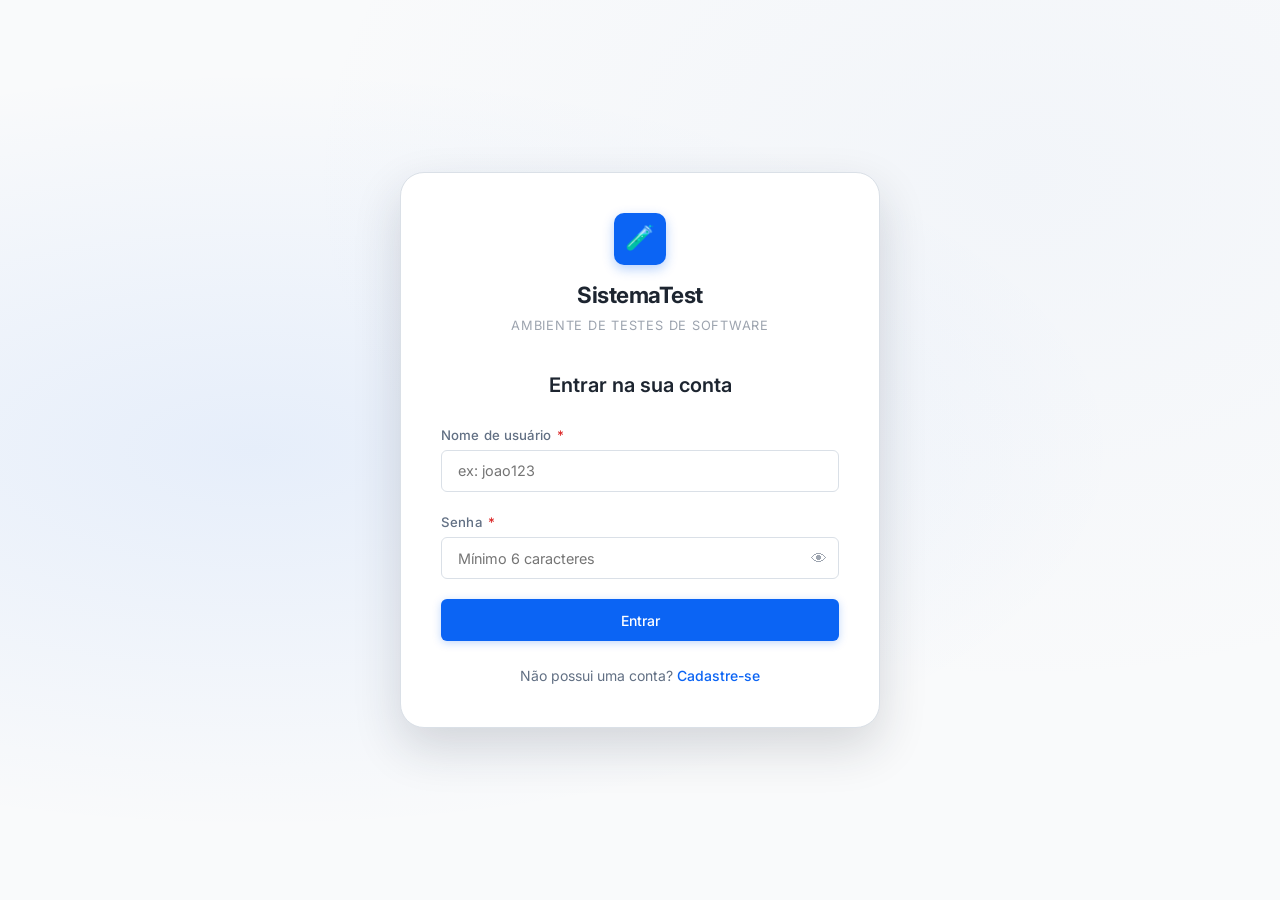
<file: index.html>
<!DOCTYPE html>
<html lang="pt-BR">
<head>
  <meta charset="UTF-8">
  <meta name="viewport" content="width=device-width, initial-scale=1.0">
  <title>Login — Sistema de Testes</title>
  <meta name="description" content="Página de login do Sistema de Cadastro de Usuários — Ambiente de Testes de Software.">
  <link rel="stylesheet" href="css/style.css">
</head>
<body>



<!-- Toast Container -->
<div id="toast-container" aria-live="polite"></div>

<!-- Modal de Confirmação -->
<div id="modal-overlay" role="dialog" aria-modal="true" aria-labelledby="modal-title">
  <div class="modal-box">
    <div class="modal-box__icon">🗑️</div>
    <h3 id="modal-title">Confirmar ação</h3>
    <p id="modal-message"></p>
    <div class="modal-box__actions">
      <button class="btn btn--secondary" id="modal-cancel">Cancelar</button>
      <button class="btn btn--danger" id="modal-confirm">Confirmar</button>
    </div>
  </div>
</div>

<!-- Loading Overlay -->
<div id="loading-overlay">
  <div class="loading__spinner"></div>
  <p class="loading__text">Carregando informações...</p>
</div>

<!-- Página de Login -->
<main class="auth-page" id="login-page">
  <div class="auth-card">

    <!-- Logo -->
    <div class="auth-logo">
      <div class="auth-logo__icon">🧪</div>
      <h1 class="auth-logo__title">SistemaTest</h1>
      <p class="auth-logo__subtitle">Ambiente de Testes de Software</p>
    </div>

    <h2 class="auth-title">Entrar na sua conta</h2>

    <!-- Formulário de Login -->
    <form id="login-form" novalidate>
      <div class="form-grid" style="gap: 1.25rem;">

        <!-- Nome de usuário -->
        <div class="form-group">
          <label class="form-label" for="field-username">
            Nome de usuário <span class="required">*</span>
          </label>
          <input
            class="form-control"
            type="text"
            id="field-username"
            name="username"
            placeholder="ex: joao123"
            autocomplete="username"
            spellcheck="false"
          >
          <span class="field-error" id="error-username" role="alert"></span>
        </div>

        <!-- Senha -->
        <div class="form-group">
          <label class="form-label" for="field-password">
            Senha <span class="required">*</span>
          </label>
          <div style="position:relative;">
            <input
              class="form-control"
              type="password"
              id="field-password"
              name="password"
              placeholder="Mínimo 6 caracteres"
              autocomplete="current-password"
              style="padding-right: 44px;"
            >
            <button
              type="button"
              id="toggle-password"
              style="position:absolute;right:12px;top:50%;transform:translateY(-50%);background:none;border:none;color:var(--color-text-muted);font-size:1rem;padding:0;cursor:pointer;"
              aria-label="Mostrar/ocultar senha"
            >👁</button>
          </div>
          <span class="field-error" id="error-password" role="alert"></span>
        </div>

        <!-- Erro geral -->
        <div class="field-error" id="error-general" role="alert" style="display:none;"></div>

        <!-- Botão -->
        <button type="submit" class="btn btn--primary btn--full" id="btn-login">
          Entrar
        </button>
      </div>
    </form>

    <div class="auth-footer">
      Não possui uma conta?
      <a href="cadastro.html" id="link-cadastro">Cadastre-se</a>
    </div>


  </div>
</main>

<script src="js/config.js"></script>
<script src="js/utils.js"></script>
<script src="js/db.js"></script>
<script src="js/auth.js"></script>
<script src="js/validations.js"></script>
<script src="js/seed.js"></script>
<script>
  // Inicializa seed
  runSeed();

  // Redireciona se já logado
  redirectIfLoggedIn();

  // Toggle senha
  document.getElementById('toggle-password').addEventListener('click', function () {
    const pw = document.getElementById('field-password');
    pw.type = pw.type === 'password' ? 'text' : 'password';
    this.textContent = pw.type === 'password' ? '👁' : '🙈';
  });

  // Login form
  document.getElementById('login-form').addEventListener('submit', function (e) {
    e.preventDefault();
    clearFormErrors();

    const username = document.getElementById('field-username').value;
    const password = document.getElementById('field-password').value;

    log(`[LOGIN] Tentativa: username="${username}", senha_len=${password.length}`, 'info');

    // Validação de campos obrigatórios
    const { valid, errors } = validateLogin(username, password);
    if (!valid) {
      displayFormErrors(errors);
      return;
    }

    // Autenticação
    const result = login(username, password);
    if (!result.success) {
      // Exibe o erro diretamente no campo ou geral
      const errEl = document.getElementById('error-general');
      errEl.textContent = result.error;
      errEl.style.display = 'flex';
      errEl.classList.add('field-error--visible');
      showToast(result.error, 'error');
      log(`[LOGIN] Falha: ${result.error}`, 'warn');
      return;
    }

    log(`[LOGIN] Sucesso: role=${result.user.role}`, 'info');
    showToast(`Bem-vindo, ${result.user.name.split(' ')[0]}!`, 'success');

    // Redireciona conforme perfil
    setTimeout(() => {
      if (result.user.role === 'ADMIN') {
        window.location.href = 'admin.html';
      } else {
        window.location.href = 'dashboard.html';
      }
    }, 800);
  });
</script>
</body>
</html>
</file>
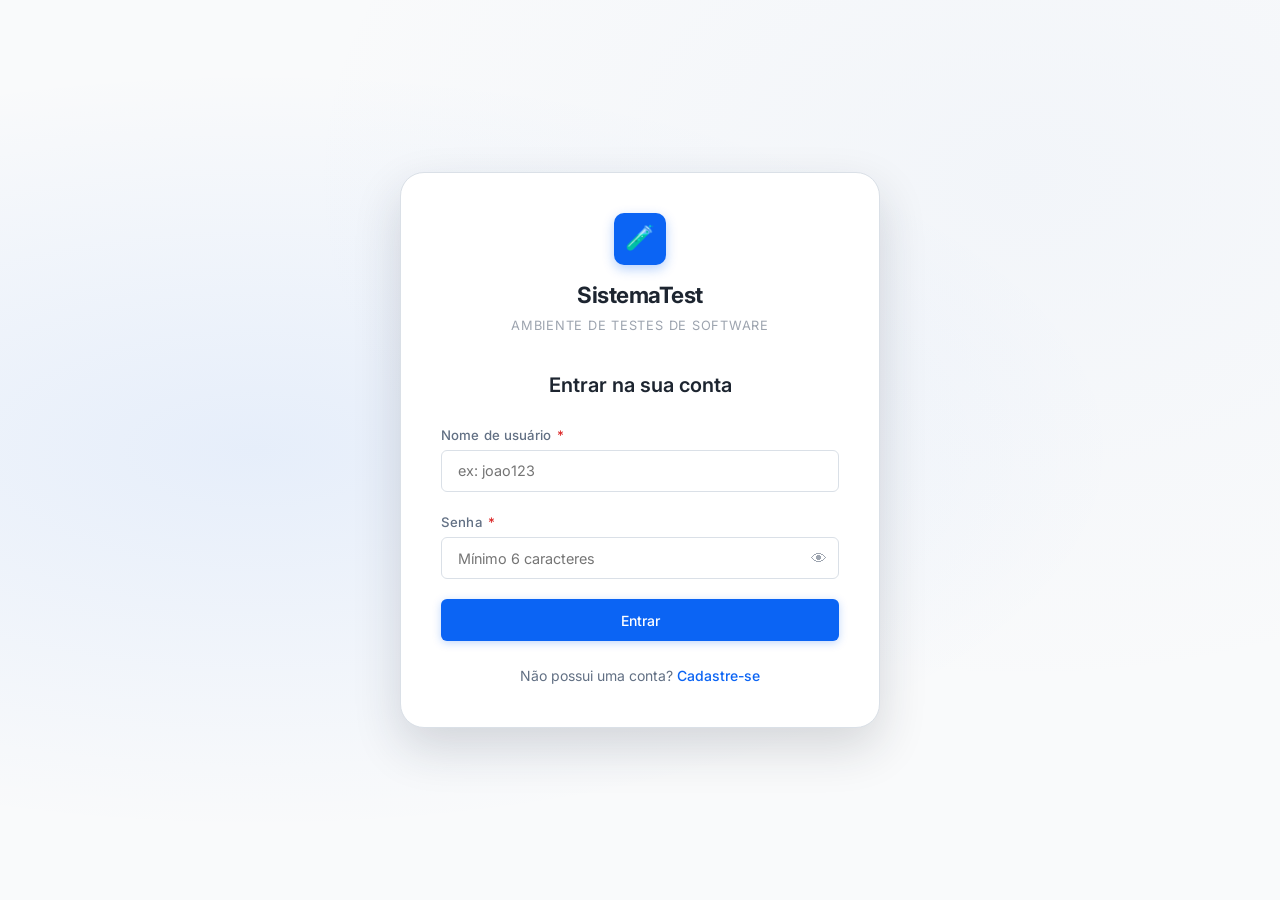
<file: admin-detalhes.html>
<!DOCTYPE html>
<html lang="pt-BR">
<head>
  <meta charset="UTF-8">
  <meta name="viewport" content="width=device-width, initial-scale=1.0">
  <title>Visualizar Usuário — Admin</title>
  <meta name="description" content="Visualização completa dos dados de um usuário pelo administrador.">
  <link rel="stylesheet" href="css/style.css">
</head>
<body>



<div id="toast-container"></div>
<div id="modal-overlay" role="dialog" aria-modal="true">
  <div class="modal-box">
    <div class="modal-box__icon">🗑️</div>
    <h3>Confirmar exclusão</h3>
    <p id="modal-message"></p>
    <div class="modal-box__actions">
      <button class="btn btn--secondary" id="modal-cancel">Cancelar</button>
      <button class="btn btn--danger" id="modal-confirm">Excluir</button>
    </div>
  </div>
</div>
<div id="loading-overlay">
  <div class="loading__spinner"></div>
  <p class="loading__text">Carregando informações...</p>
</div>

<div class="admin-layout">

  <!-- Sidebar -->
  <aside class="sidebar" id="sidebar">
    <div class="sidebar__brand">
      <div style="font-size:1.4rem; margin-bottom:0.25rem;">🧪</div>
      <div class="sidebar__brand-name">SistemaTest</div>
      <div class="sidebar__brand-role">Painel Administrador</div>
    </div>
    <nav class="sidebar__nav">
      <div class="sidebar__nav-section">Principal</div>
      <a href="admin.html" class="sidebar__nav-link">
        <span class="sidebar__nav-icon">👥</span> Usuários
      </a>
      <div class="sidebar__nav-section">Documentação</div>
      <a href="plano-testes.html" class="sidebar__nav-link">
        <span class="sidebar__nav-icon">📋</span> Plano de Testes
      </a>

    </nav>
    <div class="sidebar__footer">
      <button class="btn btn--secondary btn--full btn--sm" id="btn-logout">🚪 Sair</button>
    </div>
  </aside>

  <div class="admin-main">
    <header class="admin-header">
      <div style="display:flex; align-items:center; gap:0.75rem;">
        <button class="sidebar-toggle" id="sidebar-toggle">☰</button>
        <span class="admin-header__title">Visualizar Usuário</span>
      </div>
      <div class="admin-header__user">
        <div class="admin-header__avatar" id="admin-avatar">A</div>
        <span id="admin-name">Admin</span>
      </div>
    </header>

    <div class="admin-content">

      <div class="page-header">
        <div>
          <h1 class="page-header__title">Detalhes do Usuário</h1>
          <p class="page-header__subtitle" id="user-subtitle">Carregando...</p>
        </div>
        <div style="display:flex; gap:0.75rem; flex-wrap:wrap;">
          <a href="admin.html" class="btn btn--secondary btn--sm">← Voltar</a>
          <a href="#" class="btn btn--secondary btn--sm" id="btn-edit">✏️ Editar</a>
          <button class="btn btn--danger btn--sm" id="btn-delete">🗑️ Excluir</button>
        </div>
      </div>

      <div id="user-not-found" class="hidden">
        <div class="info-box info-box--danger">
          <span>✖</span>
          <div>
            <strong>Usuário não encontrado.</strong><br>
            O ID informado não corresponde a nenhum usuário cadastrado.<br>
            <a href="admin.html">← Voltar à lista</a>
          </div>
        </div>
      </div>

      <div id="user-details">

        <!-- Card: Dados pessoais -->
        <div class="card mb-6">
          <div class="card__header">
            <h2 class="card__title">👤 Dados Pessoais</h2>
            <div id="user-badges" style="display:flex; gap:0.5rem;"></div>
          </div>
          <div class="card__body">
            <div class="detail-grid" id="personal-data"></div>
          </div>
        </div>

        <!-- Card: Endereço -->
        <div class="card mb-6">
          <div class="card__header">
            <h2 class="card__title">📍 Endereço</h2>
          </div>
          <div class="card__body">
            <div class="detail-grid" id="address-data"></div>
          </div>
        </div>

        <!-- Card: Conta -->
        <div class="card mb-6">
          <div class="card__header">
            <h2 class="card__title">🔑 Conta e Metadados</h2>
          </div>
          <div class="card__body">
            <div class="detail-grid" id="account-data"></div>
          </div>
        </div>

      </div>

    </div>
  </div>
</div>

<script src="js/config.js"></script>
<script src="js/utils.js"></script>
<script src="js/db.js"></script>
<script src="js/auth.js"></script>
<script src="js/validations.js"></script>
<script src="js/users.js"></script>
<script src="js/seed.js"></script>
<script>

  runSeed();
  if (!requireAdmin()) { /* handled */ }

  const session = getSession();
  document.getElementById('admin-name').textContent = session.name.split(' ')[0];
  document.getElementById('admin-avatar').textContent = session.name[0].toUpperCase();

  document.getElementById('sidebar-toggle').addEventListener('click', () =>
    document.getElementById('sidebar').classList.toggle('sidebar--open'));

  document.getElementById('btn-logout').addEventListener('click', () => {
    showConfirmModal('Tem certeza que deseja sair?', () => {
      endSession(); window.location.href = 'index.html';
    });
  });

  function detailField(label, value, mono = false, isFlag = false) {
    const empty = !value || value === '';
    const flagWarning = isFlag && empty ? ' <span class="badge badge--warning" style="font-size:0.65rem;">Vazio (Falha)</span>' : '';
    return `
      <div class="detail-field">
        <span class="detail-field__label">${label}</span>
        <span class="detail-field__value ${mono ? 'mono' : ''} ${empty ? 'empty' : ''}">
          ${empty ? 'Não informado' : escapeHtml(String(value))}${flagWarning}
        </span>
      </div>
    `;
  }

  const params = new URLSearchParams(window.location.search);
  const userId = params.get('id');

  async function loadUser() {
    await applyPerformanceDelay('Carregando detalhes do usuário...');

    // [CAIXA-BRANCA] Testa ID vazio/inválido
    if (!userId || userId.trim() === '') {
      document.getElementById('user-details').classList.add('hidden');
      document.getElementById('user-not-found').classList.remove('hidden');
      document.getElementById('user-subtitle').textContent = 'ID não informado';
      log('[DETALHES] ID vazio ou inválido', 'warn');
      return;
    }

    const user = getUserById(userId);

    // [CAIXA-BRANCA] Testa usuário não encontrado
    if (!user) {
      document.getElementById('user-details').classList.add('hidden');
      document.getElementById('user-not-found').classList.remove('hidden');
      document.getElementById('user-subtitle').textContent = `ID: ${userId} — não encontrado`;
      log(`[DETALHES] Usuário id=${userId} não encontrado`, 'warn');
      return;
    }

    document.getElementById('user-subtitle').textContent = `@${user.username} — ID: ${user.id}`;
    document.getElementById('btn-edit').href = `admin-editar.html?id=${user.id}`;

    const genderMap = { M: 'Masculino', F: 'Feminino', O: 'Outro', N: 'Prefiro não informar' };

    // Badges
    document.getElementById('user-badges').innerHTML = `
      <span class="badge badge--${user.status === 'active' ? 'success' : 'error'}">
        ${user.status === 'active' ? 'Ativo' : 'Inativo'}
      </span>
      <span class="badge badge--${user.role === 'ADMIN' ? 'info' : 'warning'}">
        ${user.role}
      </span>
    `;

    document.getElementById('personal-data').innerHTML = [
      detailField('Nome Completo', user.name),
      detailField('Nome de Usuário', user.username, true),
      detailField('CPF', formatCPF(user.cpf), true, true),  // F01
      detailField('Telefone', formatPhone(user.phone), true),
      detailField('E-mail', user.email),
      detailField('Sexo', genderMap[user.gender] || user.gender),
      detailField('Nome Social', user.social_name, false, true),  // F02
      detailField('Data de Nascimento', user.birth_date ? formatDate(user.birth_date + 'T00:00:00') : ''),
    ].join('');

    document.getElementById('address-data').innerHTML = [
      detailField('Logradouro', user.address),
      detailField('Número', user.number),
      detailField('Complemento', user.complement, false, true),  // F03
      detailField('Bairro', user.neighborhood, false, true),     // F03
      detailField('Cidade', user.city),
      detailField('Estado', user.state),
      detailField('CEP', user.zip_code, true),
    ].join('');

    document.getElementById('account-data').innerHTML = [
      detailField('Perfil (Role)', user.role, true),
      detailField('Status', user.status),
      detailField('ID', user.id, true),
      detailField('Cadastrado em', formatDateTime(user.created_at)),
      detailField('Atualizado em', formatDateTime(user.updated_at)),
    ].join('');

    // Botão excluir
    document.getElementById('btn-delete').addEventListener('click', () => {
      showConfirmModal(
        `Tem certeza que deseja excluir o usuário "${user.name}"?`,
        () => {
          const result = deleteUser(user.id);
          if (result.success) {
            showToast('Usuário excluído.', 'success');
            setTimeout(() => window.location.href = 'admin.html', 900);
          } else {
            showToast(result.error, 'error');
          }
        }
      );
    });
  }

  loadUser();
</script>
</body>
</html>
</file>
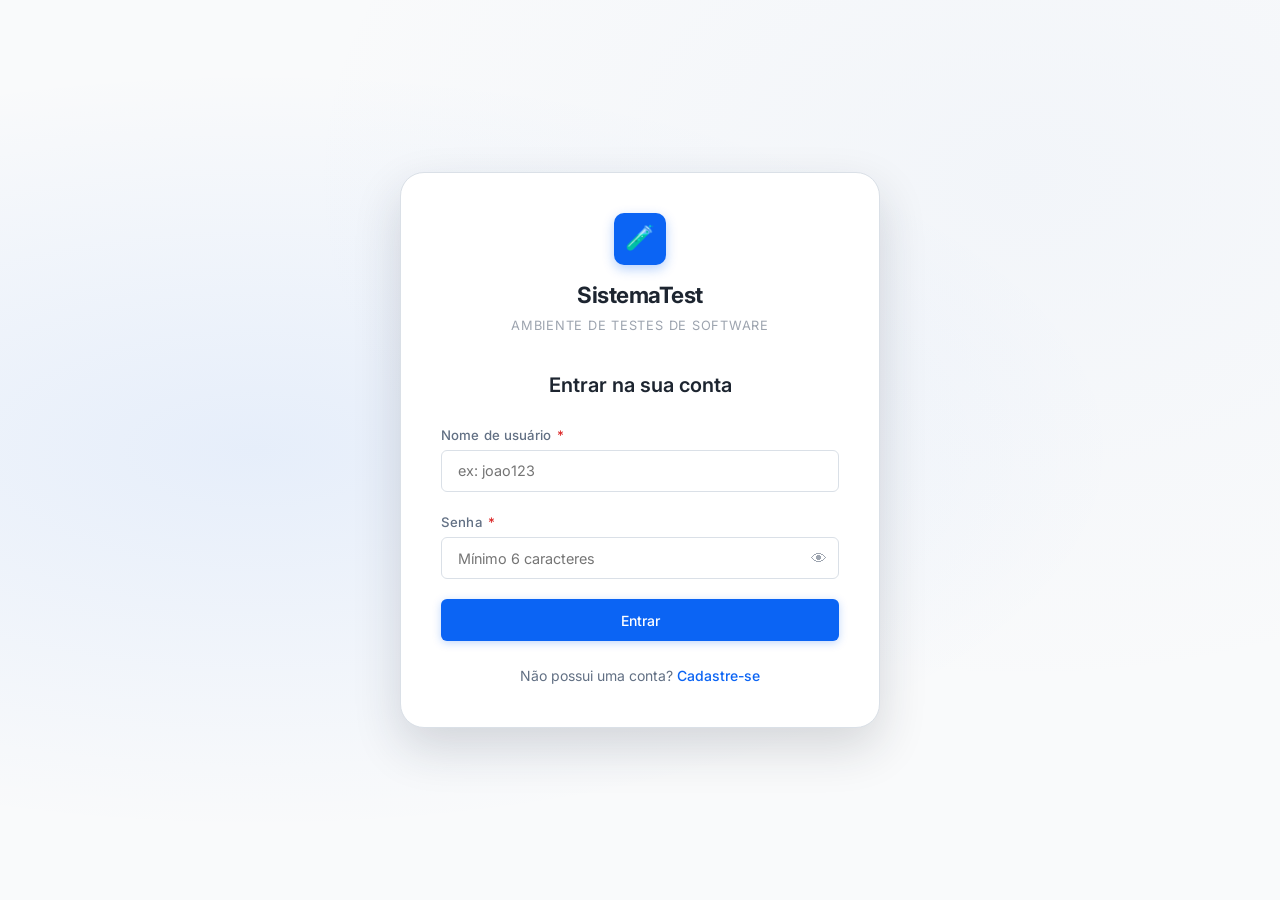
<file: admin-editar.html>
<!DOCTYPE html>
<html lang="pt-BR">
<head>
  <meta charset="UTF-8">
  <meta name="viewport" content="width=device-width, initial-scale=1.0">
  <title>Editar Usuário — Admin</title>
  <meta name="description" content="Editar ou criar usuário pelo administrador.">
  <link rel="stylesheet" href="css/style.css">
</head>
<body>



<div id="toast-container"></div>
<div id="modal-overlay" role="dialog" aria-modal="true">
  <div class="modal-box">
    <div class="modal-box__icon">⚠️</div>
    <h3>Confirmar ação</h3>
    <p id="modal-message"></p>
    <div class="modal-box__actions">
      <button class="btn btn--secondary" id="modal-cancel">Cancelar</button>
      <button class="btn btn--danger" id="modal-confirm">Confirmar</button>
    </div>
  </div>
</div>
<div id="loading-overlay">
  <div class="loading__spinner"></div>
  <p class="loading__text">Carregando...</p>
</div>

<div class="admin-layout">

  <!-- Sidebar -->
  <aside class="sidebar" id="sidebar">
    <div class="sidebar__brand">
      <div style="font-size:1.4rem; margin-bottom:0.25rem;">🧪</div>
      <div class="sidebar__brand-name">SistemaTest</div>
      <div class="sidebar__brand-role">Painel Administrador</div>
    </div>
    <nav class="sidebar__nav">
      <div class="sidebar__nav-section">Principal</div>
      <a href="admin.html" class="sidebar__nav-link">
        <span class="sidebar__nav-icon">👥</span> Usuários
      </a>
      <div class="sidebar__nav-section">Documentação</div>
      <a href="plano-testes.html" class="sidebar__nav-link">
        <span class="sidebar__nav-icon">📋</span> Plano de Testes
      </a>

    </nav>
    <div class="sidebar__footer">
      <button class="btn btn--secondary btn--full btn--sm" id="btn-logout">🚪 Sair</button>
    </div>
  </aside>

  <div class="admin-main">
    <header class="admin-header">
      <div style="display:flex; align-items:center; gap:0.75rem;">
        <button class="sidebar-toggle" id="sidebar-toggle">☰</button>
        <span class="admin-header__title" id="page-title">Editar Usuário</span>
      </div>
      <div class="admin-header__user">
        <div class="admin-header__avatar" id="admin-avatar">A</div>
        <span id="admin-name">Admin</span>
      </div>
    </header>

    <div class="admin-content">

      <div class="page-header">
        <div>
          <h1 class="page-header__title" id="form-title">Editar Usuário</h1>
          <p class="page-header__subtitle" id="form-subtitle">Carregando...</p>
        </div>
        <a href="admin.html" class="btn btn--secondary btn--sm">← Voltar</a>
      </div>

      <div id="user-not-found" class="hidden">
        <div class="info-box info-box--danger">
          <span>✖</span>
          <div>
            <strong>Usuário não encontrado.</strong>
            <a href="admin.html" style="display:block; margin-top:4px;">← Voltar</a>
          </div>
        </div>
      </div>

      <div class="card" id="edit-card">
        <div class="card__body">
          <form id="edit-form" novalidate>

            <!-- ── Dados Pessoais ── -->
            <div class="form-section">
              <p class="form-section-title">👤 Dados Pessoais</p>
              <div class="form-grid form-grid--2">
                <div class="form-group form-grid--col-span-2">
                  <label class="form-label" for="field-name">Nome completo <span class="required">*</span></label>
                  <input class="form-control" type="text" id="field-name">
                  <span class="field-error" id="error-name"></span>
                </div>
                <div class="form-group">
                  <label class="form-label" for="field-username">Nome de usuário <span class="required">*</span></label>
                  <input class="form-control" type="text" id="field-username" spellcheck="false">
                  <span class="field-error" id="error-username"></span>
                </div>
                <div class="form-group">
                  <label class="form-label" for="field-cpf">CPF <span class="optional">(opcional — F01)</span></label>
                  <input class="form-control" type="text" id="field-cpf" maxlength="14">
                  <span class="field-error" id="error-cpf"></span>
                </div>
                <div class="form-group">
                  <label class="form-label" for="field-phone">Telefone</label>
                  <input class="form-control" type="tel" id="field-phone" maxlength="15">
                  <span class="field-error" id="error-phone"></span>
                </div>
                <div class="form-group">
                  <label class="form-label" for="field-email">E-mail <span class="required">*</span></label>
                  <input class="form-control" type="email" id="field-email">
                  <span class="field-error" id="error-email"></span>
                </div>
                <div class="form-group">
                  <label class="form-label" for="field-gender">Sexo <span class="required">*</span></label>
                  <select class="form-control" id="field-gender">
                    <option value="">Selecione...</option>
                    <option value="M">Masculino</option>
                    <option value="F">Feminino</option>
                    <option value="O">Outro</option>
                    <option value="N">Prefiro não informar</option>
                  </select>
                  <span class="field-error" id="error-gender"></span>
                </div>
                <div class="form-group">
                  <label class="form-label" for="field-social_name">Nome social <span class="optional">(opcional — F02)</span></label>
                  <input class="form-control" type="text" id="field-social_name">
                </div>
                <div class="form-group">
                  <label class="form-label" for="field-birth_date">Data de nascimento</label>
                  <input class="form-control" type="date" id="field-birth_date">
                  <span class="field-error" id="error-birth_date"></span>
                </div>
                <div class="form-group">
                  <label class="form-label" for="field-status">Status</label>
                  <select class="form-control" id="field-status">
                    <option value="active">Ativo</option>
                    <option value="inactive">Inativo</option>
                  </select>
                </div>
                <div class="form-group">
                  <label class="form-label" for="field-role">Perfil</label>
                  <select class="form-control" id="field-role">
                    <option value="USER">Usuário</option>
                    <option value="ADMIN">Administrador</option>
                  </select>
                </div>
              </div>
            </div>

            <!-- ── Endereço ── -->
            <div class="form-section">
              <p class="form-section-title">📍 Endereço</p>
              <div class="form-grid form-grid--3">
                <div class="form-group form-grid--col-span-2">
                  <label class="form-label" for="field-address">Logradouro <span class="required">*</span></label>
                  <input class="form-control" type="text" id="field-address">
                  <span class="field-error" id="error-address"></span>
                </div>
                <div class="form-group">
                  <label class="form-label" for="field-number">Número <span class="required">*</span></label>
                  <input class="form-control" type="text" id="field-number">
                  <span class="field-error" id="error-number"></span>
                </div>
                <div class="form-group">
                  <label class="form-label" for="field-complement">Complemento <span class="optional">(F03)</span></label>
                  <input class="form-control" type="text" id="field-complement">
                </div>
                <div class="form-group">
                  <label class="form-label" for="field-neighborhood">Bairro <span class="optional">(F03)</span></label>
                  <input class="form-control" type="text" id="field-neighborhood">
                </div>
                <div class="form-group">
                  <label class="form-label" for="field-zip_code">CEP</label>
                  <input class="form-control" type="text" id="field-zip_code" maxlength="9">
                  <span class="field-error" id="error-zip_code"></span>
                </div>
                <div class="form-group form-grid--col-span-2">
                  <label class="form-label" for="field-city">Cidade <span class="required">*</span></label>
                  <input class="form-control" type="text" id="field-city">
                  <span class="field-error" id="error-city"></span>
                </div>
                <div class="form-group">
                  <label class="form-label" for="field-state">Estado <span class="required">*</span></label>
                  <select class="form-control" id="field-state">
                    <option value="">UF...</option>
                    <option>AC</option><option>AL</option><option>AP</option><option>AM</option>
                    <option>BA</option><option>CE</option><option>DF</option><option>ES</option>
                    <option>GO</option><option>MA</option><option>MT</option><option>MS</option>
                    <option>MG</option><option>PA</option><option>PB</option><option>PR</option>
                    <option>PE</option><option>PI</option><option>RJ</option><option>RN</option>
                    <option>RS</option><option>RO</option><option>RR</option><option>SC</option>
                    <option>SP</option><option>SE</option><option>TO</option>
                  </select>
                  <span class="field-error" id="error-state"></span>
                </div>
              </div>
            </div>

            <!-- ── Senha ── -->
            <div class="form-section">
              <p class="form-section-title">🔒 Senha</p>
              <div class="info-box info-box--info" style="margin-bottom:1rem; font-size:0.78rem;">
                <span>ℹ</span>
                <span>Deixe em branco para manter a senha atual. Preencha apenas para alterar.</span>
              </div>
              <div class="form-grid form-grid--2">
                <div class="form-group">
                  <label class="form-label" for="field-password">Nova senha</label>
                  <input class="form-control" type="password" id="field-password" autocomplete="new-password" placeholder="Mínimo 6 caracteres">
                  <span class="field-error" id="error-password"></span>
                </div>
                <div class="form-group">
                  <label class="form-label" for="field-confirmPassword">Confirmar nova senha</label>
                  <input class="form-control" type="password" id="field-confirmPassword" autocomplete="new-password">
                  <span class="field-error" id="error-confirmPassword"></span>
                </div>
              </div>
            </div>

            <!-- Ações -->
            <div style="display:flex; gap:0.75rem; justify-content:flex-end; flex-wrap:wrap;">
              <a href="admin.html" class="btn btn--secondary">← Cancelar</a>
              <button type="submit" class="btn btn--primary" id="btn-save">💾 Salvar</button>
            </div>

          </form>
        </div>
      </div>

    </div>
  </div>
</div>

<script src="js/config.js"></script>
<script src="js/utils.js"></script>
<script src="js/db.js"></script>
<script src="js/auth.js"></script>
<script src="js/validations.js"></script>
<script src="js/users.js"></script>
<script src="js/seed.js"></script>
<script>

  runSeed();
  if (!requireAdmin()) { /* handled */ }

  const session = getSession();
  document.getElementById('admin-name').textContent = session.name.split(' ')[0];
  document.getElementById('admin-avatar').textContent = session.name[0].toUpperCase();
  document.getElementById('sidebar-toggle').addEventListener('click', () =>
    document.getElementById('sidebar').classList.toggle('sidebar--open'));
  document.getElementById('btn-logout').addEventListener('click', () => {
    showConfirmModal('Tem certeza que deseja sair?', () => { endSession(); window.location.href = 'index.html'; });
  });

  const params = new URLSearchParams(window.location.search);
  const userId = params.get('id');
  const isNew = params.get('new') === '1';

  let currentUser = null;

  // ── Máscara CPF
  document.getElementById('field-cpf').addEventListener('input', function () {
    let v = this.value.replace(/\D/g, '').slice(0,11);
    v = v.replace(/(\d{3})(\d)/, '$1.$2');
    v = v.replace(/(\d{3})(\d)/, '$1.$2');
    v = v.replace(/(\d{3})(\d{1,2})$/, '$1-$2');
    this.value = v;
  });

  if (isNew) {
    document.getElementById('page-title').textContent = 'Novo Usuário';
    document.getElementById('form-title').textContent = 'Cadastrar Novo Usuário';
    document.getElementById('form-subtitle').textContent = 'Preencha os dados do novo usuário.';
    // Campo senha obrigatório para novo
    document.querySelector('label[for="field-password"]').innerHTML =
      'Senha <span class="required">*</span>';
  } else {
    // Editar existente
    if (!userId) {
      document.getElementById('edit-card').classList.add('hidden');
      document.getElementById('user-not-found').classList.remove('hidden');
    } else {
      currentUser = getUserById(userId);
      if (!currentUser) {
        document.getElementById('edit-card').classList.add('hidden');
        document.getElementById('user-not-found').classList.remove('hidden');
      } else {
        document.getElementById('form-subtitle').textContent = `Editando: @${currentUser.username}`;

        // Preenche formulário
        document.getElementById('field-name').value = currentUser.name || '';
        document.getElementById('field-username').value = currentUser.username || '';
        document.getElementById('field-cpf').value = currentUser.cpf || '';
        document.getElementById('field-phone').value = currentUser.phone ? formatPhone(currentUser.phone) : '';
        document.getElementById('field-email').value = currentUser.email || '';
        document.getElementById('field-gender').value = currentUser.gender || '';
        document.getElementById('field-social_name').value = currentUser.social_name || '';
        document.getElementById('field-birth_date').value = currentUser.birth_date || '';
        document.getElementById('field-status').value = currentUser.status || 'active';
        document.getElementById('field-role').value = currentUser.role || 'USER';
        document.getElementById('field-address').value = currentUser.address || '';
        document.getElementById('field-number').value = currentUser.number || '';
        document.getElementById('field-complement').value = currentUser.complement || '';
        document.getElementById('field-neighborhood').value = currentUser.neighborhood || '';
        document.getElementById('field-city').value = currentUser.city || '';
        document.getElementById('field-state').value = currentUser.state || '';
        document.getElementById('field-zip_code').value = currentUser.zip_code || '';
      }
    }
  }

  // ── Submit
  document.getElementById('edit-form').addEventListener('submit', function (e) {
    e.preventDefault();
    clearFormErrors();

    const formData = {
      name: document.getElementById('field-name').value,
      username: document.getElementById('field-username').value,
      cpf: document.getElementById('field-cpf').value,
      phone: document.getElementById('field-phone').value,
      email: document.getElementById('field-email').value,
      gender: document.getElementById('field-gender').value,
      social_name: document.getElementById('field-social_name').value,
      birth_date: document.getElementById('field-birth_date').value,
      status: document.getElementById('field-status').value,
      role: document.getElementById('field-role').value,
      address: document.getElementById('field-address').value,
      number: document.getElementById('field-number').value,
      complement: document.getElementById('field-complement').value,
      neighborhood: document.getElementById('field-neighborhood').value,
      city: document.getElementById('field-city').value,
      state: document.getElementById('field-state').value,
      zip_code: document.getElementById('field-zip_code').value,
      password: document.getElementById('field-password').value,
      confirmPassword: document.getElementById('field-confirmPassword').value,
    };

    let result;

    if (isNew) {
      result = createUser(formData);
    } else {
      // Senha opcional na edição — se vazia, usa a senha atual do usuário
      if (!formData.password || formData.password.trim() === '') {
        // Recupera hash atual e injeta a senha decoded para passar na validação
        const existingRaw = dbFindById(userId);
        // Não temos acesso ao texto puro — ignora validação de senha no update
        formData._skipPasswordValidation = true;
        formData.password = '__KEEP_CURRENT__';
        formData.confirmPassword = '__KEEP_CURRENT__';
      }
      result = updateUser(userId, formData);
    }

    if (!result.success) {
      displayFormErrors(result.errors);
      showToast('Corrija os erros.', 'error');
      return;
    }

    showToast(isNew ? 'Usuário criado com sucesso!' : 'Usuário atualizado com sucesso!', 'success');
    log(`[ADMIN] ${isNew ? 'Criado' : 'Atualizado'}: ${result.user.username}`, 'info');
    setTimeout(() => window.location.href = `admin-detalhes.html?id=${result.user.id}`, 900);
  });
</script>
</body>
</html>
</file>
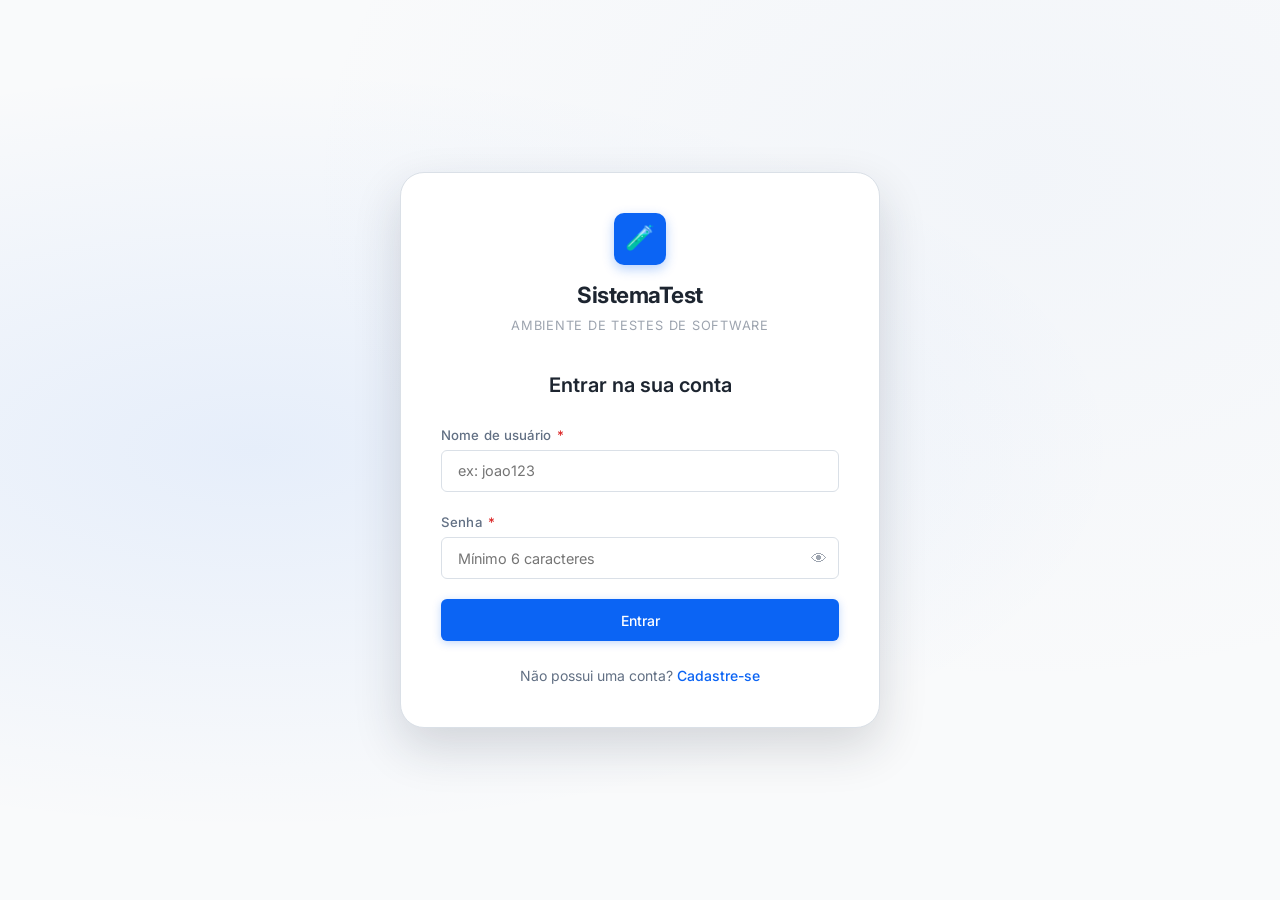
<file: admin.html>
<!DOCTYPE html>
<html lang="pt-BR">
<head>
  <meta charset="UTF-8">
  <meta name="viewport" content="width=device-width, initial-scale=1.0">
  <title>Painel Admin — Sistema de Testes</title>
  <meta name="description" content="Painel administrativo — gerenciar usuários cadastrados.">
  <link rel="stylesheet" href="css/style.css">
</head>
<body>



<div id="toast-container"></div>
<div id="modal-overlay" role="dialog" aria-modal="true">
  <div class="modal-box">
    <div class="modal-box__icon">🗑️</div>
    <h3>Confirmar exclusão</h3>
    <p id="modal-message"></p>
    <div class="modal-box__actions">
      <button class="btn btn--secondary" id="modal-cancel">Cancelar</button>
      <button class="btn btn--danger" id="modal-confirm">Excluir</button>
    </div>
  </div>
</div>
<div id="loading-overlay">
  <div class="loading__spinner"></div>
  <p class="loading__text">Carregando informações...</p>
</div>

<div class="admin-layout">

  <!-- Sidebar -->
  <aside class="sidebar" id="sidebar">
    <div class="sidebar__brand">
      <div style="font-size:1.4rem; margin-bottom:0.25rem;">🧪</div>
      <div class="sidebar__brand-name">SistemaTest</div>
      <div class="sidebar__brand-role">Painel Administrador</div>
    </div>

    <nav class="sidebar__nav">
      <div class="sidebar__nav-section">Principal</div>
      <a href="admin.html" class="sidebar__nav-link active">
        <span class="sidebar__nav-icon">👥</span> Usuários
      </a>

      <div class="sidebar__nav-section">Documentação</div>
      <a href="plano-testes.html" class="sidebar__nav-link">
        <span class="sidebar__nav-icon">📋</span> Plano de Testes
      </a>

    </nav>

    <div class="sidebar__footer">
      <button class="btn btn--secondary btn--full btn--sm" id="btn-logout">🚪 Sair</button>
    </div>
  </aside>

  <!-- Main -->
  <div class="admin-main">
    <header class="admin-header">
      <div style="display:flex; align-items:center; gap:0.75rem;">
        <button class="sidebar-toggle" id="sidebar-toggle" aria-label="Menu">☰</button>
        <span class="admin-header__title">Gerenciar Usuários</span>
      </div>
      <div class="admin-header__user">
        <div class="admin-header__avatar" id="admin-avatar">A</div>
        <span id="admin-name">Admin</span>
      </div>
    </header>

    <div class="admin-content">

      <!-- Stats -->
      <div class="stats-grid" id="stats-grid">
        <div class="stat-card">
          <div class="stat-card__icon">👥</div>
          <div class="stat-card__value" id="stat-total">—</div>
          <div class="stat-card__label">Total de usuários</div>
        </div>
        <div class="stat-card">
          <div class="stat-card__icon">✅</div>
          <div class="stat-card__value" id="stat-active">—</div>
          <div class="stat-card__label">Ativos</div>
        </div>
        <div class="stat-card">
          <div class="stat-card__icon">🚫</div>
          <div class="stat-card__value" id="stat-inactive">—</div>
          <div class="stat-card__label">Inativos</div>
        </div>
        <div class="stat-card">
          <div class="stat-card__icon">🛡️</div>
          <div class="stat-card__value" id="stat-admins">—</div>
          <div class="stat-card__label">Admins</div>
        </div>
      </div>

      <!-- Tabela de usuários -->
      <div class="card">
        <div class="card__header">
          <div>
            <h2 class="card__title">Lista de Usuários</h2>
            <p style="font-size:0.78rem; color:var(--color-text-muted); margin-top:2px;">
              Carregamento com atraso de 5s em TEST_MODE. [F05]
            </p>
          </div>
          <a href="admin-editar.html?new=1" class="btn btn--primary btn--sm">+ Novo usuário</a>
        </div>

        <!-- Barra de pesquisa -->
        <div style="padding: 1rem 1.5rem; border-bottom: 1px solid var(--color-border);">
          <form id="search-form">
            <div class="search-bar">
              <div class="search-bar__input-wrap">
                <span class="search-bar__icon">🔍</span>
                <input
                  class="form-control search-bar__input"
                  type="text"
                  id="search-input"
                  placeholder="Pesquisar usuário..."
                  autocomplete="off"
                >
              </div>
              <button type="submit" class="btn btn--primary btn--sm" id="btn-search">Pesquisar</button>
              <button type="button" class="btn btn--secondary btn--sm" id="btn-clear-search">Limpar</button>
            </div>
          </form>

          <!-- [F04] Mensagem de erro da pesquisa -->
          <div id="search-error"></div>

          <!-- Info da falha -->
          <div class="info-box info-box--warning" style="margin-top:0.75rem; font-size:0.78rem;" id="search-fail-info">
            <span>⚠</span>
            <div>
              <strong>[F04 — Falha Intencional]</strong> A pesquisa está com defeito quando
              <code>SEARCH_BUGGY=true</code>. Tente pesquisar para reproduzir o bug.
              Para a versão corrigida, altere <code>CONFIG.SEARCH_BUGGY = false</code> em <code>js/config.js</code>.
            </div>
          </div>
        </div>

        <div class="card__body" style="padding:0;">
          <div class="table-wrap">
            <table class="data-table" id="users-table">
              <thead>
                <tr>
                  <th>ID</th>
                  <th>Nome</th>
                  <th>Usuário</th>
                  <th>CPF</th>
                  <th>Telefone</th>
                  <th>E-mail</th>
                  <th>Sexo</th>
                  <th>Cidade/UF</th>
                  <th>Cadastrado</th>
                  <th>Status</th>
                  <th>Ações</th>
                </tr>
              </thead>
              <tbody id="users-tbody">
                <tr><td colspan="11" class="text-center text-muted" style="padding:2rem;">
                  <div class="loading__spinner" style="margin:0 auto 0.75rem;"></div>
                  Carregando usuários... (aguarde até 5s em TEST_MODE)
                </td></tr>
              </tbody>
            </table>
          </div>

          <div id="no-results" class="hidden text-center" style="padding:2rem; color:var(--color-text-muted);">
            Nenhum usuário encontrado.
          </div>
        </div>
      </div>

    </div><!-- /admin-content -->
  </div><!-- /admin-main -->
</div><!-- /admin-layout -->

<script src="js/config.js"></script>
<script src="js/utils.js"></script>
<script src="js/db.js"></script>
<script src="js/auth.js"></script>
<script src="js/validations.js"></script>
<script src="js/users.js"></script>
<script src="js/search.js"></script>
<script src="js/search-fixed.js"></script>
<script src="js/seed.js"></script>
<script>


  runSeed();

  // [RF06] Protege rota admin
  if (!requireAdmin()) { /* handled */ }

  const session = getSession();
  document.getElementById('admin-name').textContent = session.name.split(' ')[0];
  document.getElementById('admin-avatar').textContent = session.name[0].toUpperCase();

  // Sidebar mobile toggle
  const sidebar = document.getElementById('sidebar');
  document.getElementById('sidebar-toggle').addEventListener('click', () => {
    sidebar.classList.toggle('sidebar--open');
  });

  // Logout
  document.getElementById('btn-logout').addEventListener('click', () => {
    showConfirmModal('Tem certeza que deseja sair?', () => {
      endSession();
      window.location.href = 'index.html';
    });
  });

  // ── Renderizar tabela ─────────────────────────────────────────────────────
  const genderMap = { M: 'Masc.', F: 'Fem.', O: 'Outro', N: 'N/inf.' };

  function renderTable(users) {
    const tbody = document.getElementById('users-tbody');
    const noResults = document.getElementById('no-results');

    if (!users || users.length === 0) {
      tbody.innerHTML = '';
      noResults.classList.remove('hidden');
      return;
    }

    noResults.classList.add('hidden');
    tbody.innerHTML = users.map(u => `
      <tr>
        <td class="muted" style="font-family:var(--font-mono); font-size:0.75rem;">${u.id.slice(0,8)}...</td>
        <td><strong>${escapeHtml(u.name)}</strong></td>
        <td class="muted">${escapeHtml(u.username)}</td>
        <td class="muted">${u.cpf ? formatCPF(u.cpf) : '<em style="color:var(--color-warning)">Vazio(F01)</em>'}</td>
        <td class="muted">${u.phone ? formatPhone(u.phone) : '—'}</td>
        <td class="muted">${escapeHtml(u.email)}</td>
        <td>${genderMap[u.gender] || '—'}</td>
        <td class="muted">${escapeHtml(u.city || '—')}/${escapeHtml(u.state || '—')}</td>
        <td class="muted">${formatDate(u.created_at)}</td>
        <td>
          <span class="badge badge--${u.status === 'active' ? 'success' : 'error'}">
            ${u.status === 'active' ? 'Ativo' : 'Inativo'}
          </span>
        </td>
        <td>
          <div class="table-actions">
            <a href="admin-detalhes.html?id=${u.id}" class="btn btn--ghost btn--sm" title="Visualizar">👁</a>
            <a href="admin-editar.html?id=${u.id}" class="btn btn--secondary btn--sm" title="Editar">✏️</a>
            <button class="btn btn--danger btn--sm" onclick="handleDelete('${u.id}', '${escapeHtml(u.name)}')" title="Excluir">🗑️</button>
          </div>
        </td>
      </tr>
    `).join('');
  }

  function updateStats(users) {
    document.getElementById('stat-total').textContent = users.length;
    document.getElementById('stat-active').textContent = users.filter(u => u.status === 'active').length;
    document.getElementById('stat-inactive').textContent = users.filter(u => u.status === 'inactive').length;
    document.getElementById('stat-admins').textContent = users.filter(u => u.role === 'ADMIN').length;
  }

  // [F05] Carrega lista com atraso proposital
  async function loadUsers() {
    await applyPerformanceDelay('Carregando lista de usuários...');
    const users = getAllUsers();
    renderTable(users);
    updateStats(users);
    log(`[ADMIN] ${users.length} usuário(s) carregados`, 'info');
  }

  loadUsers();

  // ── Pesquisa ──────────────────────────────────────────────────────────────
  document.getElementById('search-form').addEventListener('submit', function (e) {
    e.preventDefault();
    const term = document.getElementById('search-input').value;
    log(`[ADMIN] Pesquisa iniciada: "${term}"`, 'info');

    // [F04] Usa versão com bug ou versão corrigida conforme CONFIG
    if (CONFIG.SEARCH_BUGGY) {
      executeSearch(term, results => {
        renderTable(results);
        showToast(`${results.length} resultado(s) encontrado(s).`, 'info');
      });
    } else {
      executeSearchFixed(term, results => {
        renderTable(results);
        showToast(`${results.length} resultado(s) encontrado(s).`, 'info');
      });
    }
  });

  // Limpar pesquisa
  document.getElementById('btn-clear-search').addEventListener('click', function () {
    document.getElementById('search-input').value = '';
    document.getElementById('search-error').textContent = '';
    document.getElementById('search-error').classList.remove('search-error--visible');
    const users = getAllUsers();
    renderTable(users);
    updateStats(users);
  });

  // ── Excluir ───────────────────────────────────────────────────────────────
  function handleDelete(id, name) {
    showConfirmModal(
      `Tem certeza que deseja excluir o usuário "${name}"? Esta ação não pode ser desfeita.`,
      () => {
        const result = deleteUser(id);
        if (result.success) {
          showToast('Usuário excluído com sucesso.', 'success');
          log(`[ADMIN] Usuário id=${id} excluído`, 'info');
          const users = getAllUsers();
          renderTable(users);
          updateStats(users);
        } else {
          showToast(result.error, 'error');
          log(`[ADMIN] Falha ao excluir id=${id}: ${result.error}`, 'warn');
        }
      }
    );
  }
</script>
</body>
</html>
</file>
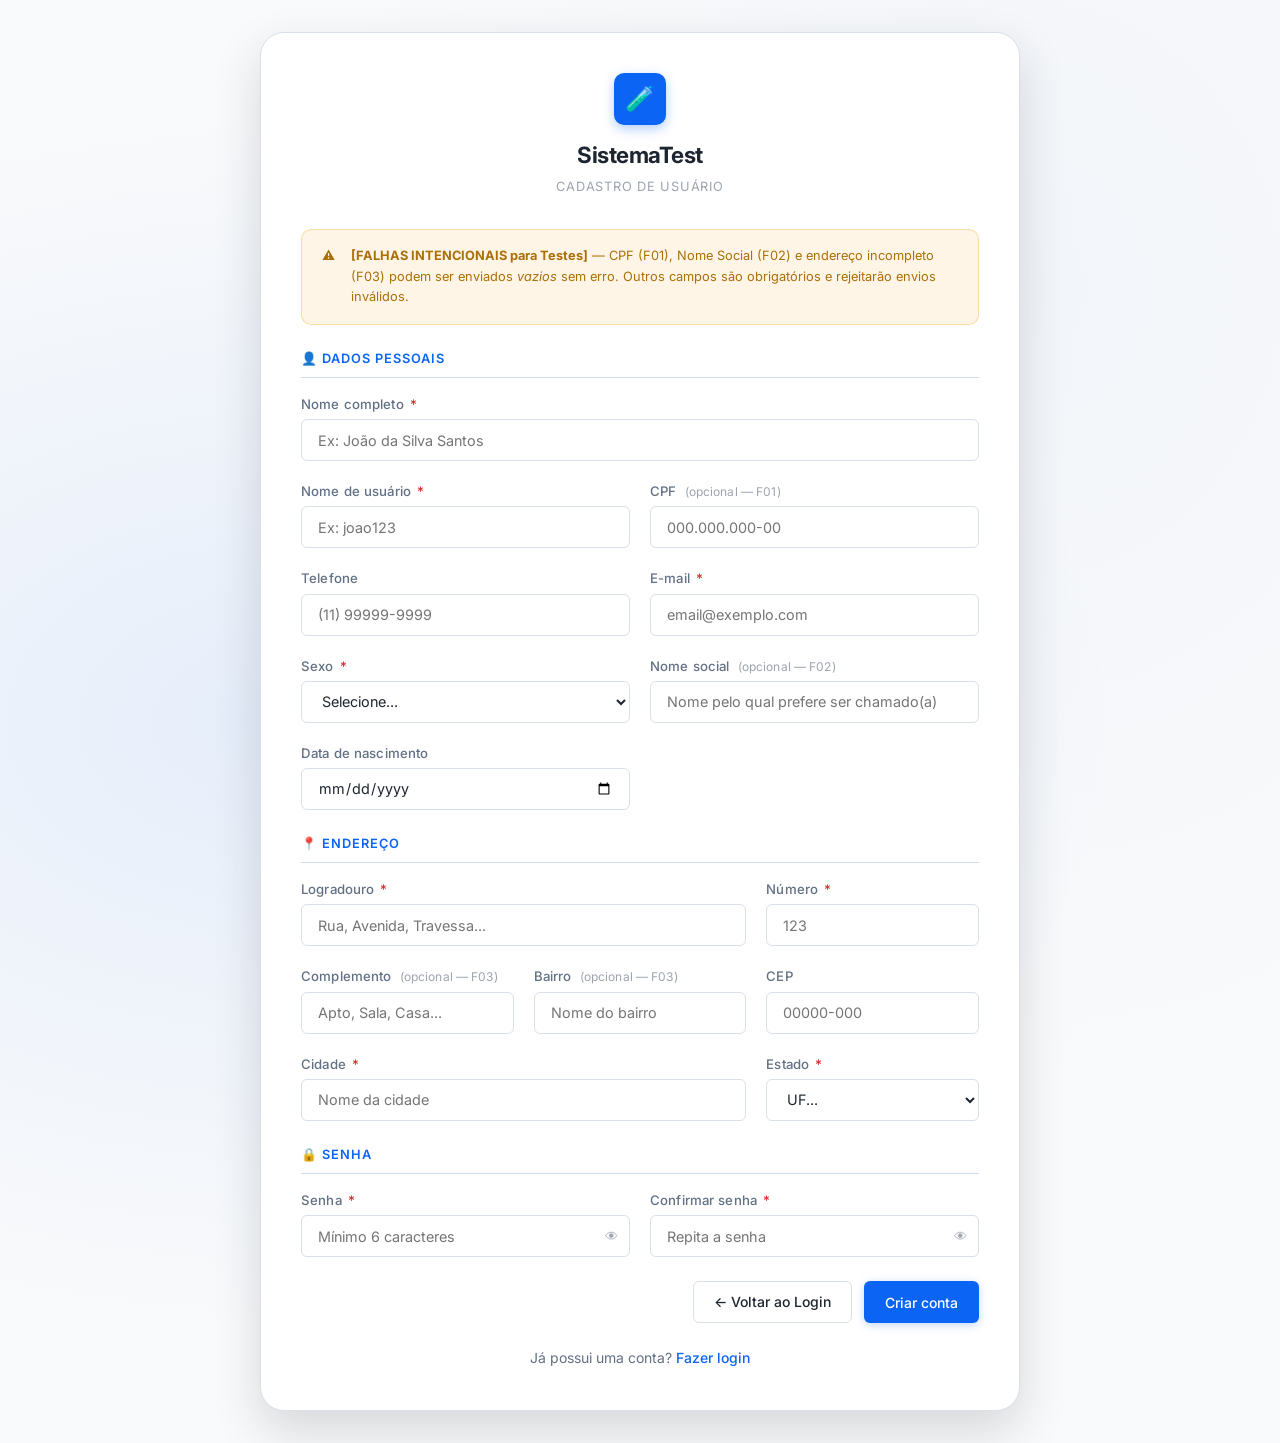
<file: cadastro.html>
<!DOCTYPE html>
<html lang="pt-BR">
<head>
  <meta charset="UTF-8">
  <meta name="viewport" content="width=device-width, initial-scale=1.0">
  <title>Cadastro — Sistema de Testes</title>
  <meta name="description" content="Formulário de cadastro de usuário do Sistema de Testes de Software.">
  <link rel="stylesheet" href="css/style.css">
</head>
<body>



<div id="toast-container"></div>
<div id="modal-overlay" role="dialog" aria-modal="true">
  <div class="modal-box">
    <div class="modal-box__icon">🗑️</div>
    <h3>Confirmar ação</h3>
    <p id="modal-message"></p>
    <div class="modal-box__actions">
      <button class="btn btn--secondary" id="modal-cancel">Cancelar</button>
      <button class="btn btn--danger" id="modal-confirm">Confirmar</button>
    </div>
  </div>
</div>
<div id="loading-overlay">
  <div class="loading__spinner"></div>
  <p class="loading__text">Carregando...</p>
</div>

<main class="auth-page" style="align-items: flex-start; padding: 2rem 1.5rem;">
  <div class="auth-card auth-card--wide" style="margin: 0 auto;">

    <!-- Header -->
    <div class="auth-logo">
      <div class="auth-logo__icon">🧪</div>
      <h1 class="auth-logo__title">SistemaTest</h1>
      <p class="auth-logo__subtitle">Cadastro de Usuário</p>
    </div>

    <!-- Avisos de falhas intencionais -->
    <div class="info-box info-box--warning" style="margin-bottom:1.5rem; font-size:0.8rem;">
      <span>⚠</span>
      <div>
        <strong>[FALHAS INTENCIONAIS para Testes]</strong> — CPF (F01), Nome Social (F02) e endereço incompleto (F03) podem ser enviados <em>vazios</em> sem erro.
        Outros campos são obrigatórios e rejeitarão envios inválidos.
      </div>
    </div>

    <form id="register-form" novalidate>

      <!-- ── Seção: Dados Pessoais ── -->
      <div class="form-section">
        <p class="form-section-title">👤 Dados Pessoais</p>
        <div class="form-grid form-grid--2">

          <div class="form-group form-grid--col-span-2">
            <label class="form-label" for="field-name">
              Nome completo <span class="required">*</span>
            </label>
            <input class="form-control" type="text" id="field-name" name="name" placeholder="Ex: João da Silva Santos">
            <span class="field-error" id="error-name" role="alert"></span>
          </div>

          <div class="form-group">
            <label class="form-label" for="field-username">
              Nome de usuário <span class="required">*</span>
            </label>
            <input class="form-control" type="text" id="field-username" name="username" placeholder="Ex: joao123" autocomplete="off" spellcheck="false">
            <span class="field-error" id="error-username" role="alert"></span>
          </div>

          <div class="form-group">
            <label class="form-label" for="field-cpf">
              CPF
              <span class="optional">(opcional — F01)</span>
            </label>
            <input class="form-control" type="text" id="field-cpf" name="cpf" placeholder="000.000.000-00" maxlength="14">
            <span class="field-error" id="error-cpf" role="alert"></span>
          </div>

          <div class="form-group">
            <label class="form-label" for="field-phone">
              Telefone
            </label>
            <input class="form-control" type="tel" id="field-phone" name="phone" placeholder="(11) 99999-9999" maxlength="15">
            <span class="field-error" id="error-phone" role="alert"></span>
          </div>

          <div class="form-group">
            <label class="form-label" for="field-email">
              E-mail <span class="required">*</span>
            </label>
            <input class="form-control" type="email" id="field-email" name="email" placeholder="email@exemplo.com">
            <span class="field-error" id="error-email" role="alert"></span>
          </div>

          <div class="form-group">
            <label class="form-label" for="field-gender">
              Sexo <span class="required">*</span>
            </label>
            <select class="form-control" id="field-gender" name="gender">
              <option value="">Selecione...</option>
              <option value="M">Masculino</option>
              <option value="F">Feminino</option>
              <option value="O">Outro</option>
              <option value="N">Prefiro não informar</option>
            </select>
            <span class="field-error" id="error-gender" role="alert"></span>
          </div>

          <div class="form-group">
            <label class="form-label" for="field-social_name">
              Nome social
              <span class="optional">(opcional — F02)</span>
            </label>
            <input class="form-control" type="text" id="field-social_name" name="social_name" placeholder="Nome pelo qual prefere ser chamado(a)">
            <span class="field-error" id="error-social_name" role="alert"></span>
          </div>

          <div class="form-group">
            <label class="form-label" for="field-birth_date">
              Data de nascimento
            </label>
            <input class="form-control" type="date" id="field-birth_date" name="birth_date">
            <span class="field-error" id="error-birth_date" role="alert"></span>
          </div>

        </div>
      </div>

      <!-- ── Seção: Endereço ── -->
      <div class="form-section">
        <p class="form-section-title">📍 Endereço</p>
        <div class="form-grid form-grid--3">

          <div class="form-group form-grid--col-span-2">
            <label class="form-label" for="field-address">
              Logradouro <span class="required">*</span>
            </label>
            <input class="form-control" type="text" id="field-address" name="address" placeholder="Rua, Avenida, Travessa...">
            <span class="field-error" id="error-address" role="alert"></span>
          </div>

          <div class="form-group">
            <label class="form-label" for="field-number">
              Número <span class="required">*</span>
            </label>
            <input class="form-control" type="text" id="field-number" name="number" placeholder="123">
            <span class="field-error" id="error-number" role="alert"></span>
          </div>

          <div class="form-group">
            <label class="form-label" for="field-complement">
              Complemento
              <span class="optional">(opcional — F03)</span>
            </label>
            <input class="form-control" type="text" id="field-complement" name="complement" placeholder="Apto, Sala, Casa...">
            <span class="field-error" id="error-complement" role="alert"></span>
          </div>

          <div class="form-group">
            <label class="form-label" for="field-neighborhood">
              Bairro
              <span class="optional">(opcional — F03)</span>
            </label>
            <input class="form-control" type="text" id="field-neighborhood" name="neighborhood" placeholder="Nome do bairro">
            <span class="field-error" id="error-neighborhood" role="alert"></span>
          </div>

          <div class="form-group">
            <label class="form-label" for="field-zip_code">
              CEP
            </label>
            <input class="form-control" type="text" id="field-zip_code" name="zip_code" placeholder="00000-000" maxlength="9">
            <span class="field-error" id="error-zip_code" role="alert"></span>
          </div>

          <div class="form-group form-grid--col-span-2">
            <label class="form-label" for="field-city">
              Cidade <span class="required">*</span>
            </label>
            <input class="form-control" type="text" id="field-city" name="city" placeholder="Nome da cidade">
            <span class="field-error" id="error-city" role="alert"></span>
          </div>

          <div class="form-group">
            <label class="form-label" for="field-state">
              Estado <span class="required">*</span>
            </label>
            <select class="form-control" id="field-state" name="state">
              <option value="">UF...</option>
              <option>AC</option><option>AL</option><option>AP</option><option>AM</option>
              <option>BA</option><option>CE</option><option>DF</option><option>ES</option>
              <option>GO</option><option>MA</option><option>MT</option><option>MS</option>
              <option>MG</option><option>PA</option><option>PB</option><option>PR</option>
              <option>PE</option><option>PI</option><option>RJ</option><option>RN</option>
              <option>RS</option><option>RO</option><option>RR</option><option>SC</option>
              <option>SP</option><option>SE</option><option>TO</option>
            </select>
            <span class="field-error" id="error-state" role="alert"></span>
          </div>

        </div>
      </div>

      <!-- ── Seção: Senha ── -->
      <div class="form-section">
        <p class="form-section-title">🔒 Senha</p>
        <div class="form-grid form-grid--2">

          <div class="form-group">
            <label class="form-label" for="field-password">
              Senha <span class="required">*</span>
            </label>
            <div style="position:relative;">
              <input class="form-control" type="password" id="field-password" name="password"
                placeholder="Mínimo 6 caracteres" autocomplete="new-password" style="padding-right:44px;">
              <button type="button" class="toggle-pw" data-target="field-password"
                style="position:absolute;right:12px;top:50%;transform:translateY(-50%);background:none;border:none;color:var(--color-text-muted);cursor:pointer;">👁</button>
            </div>
            <span class="field-error" id="error-password" role="alert"></span>
          </div>

          <div class="form-group">
            <label class="form-label" for="field-confirmPassword">
              Confirmar senha <span class="required">*</span>
            </label>
            <div style="position:relative;">
              <input class="form-control" type="password" id="field-confirmPassword" name="confirmPassword"
                placeholder="Repita a senha" autocomplete="new-password" style="padding-right:44px;">
              <button type="button" class="toggle-pw" data-target="field-confirmPassword"
                style="position:absolute;right:12px;top:50%;transform:translateY(-50%);background:none;border:none;color:var(--color-text-muted);cursor:pointer;">👁</button>
            </div>
            <span class="field-error" id="error-confirmPassword" role="alert"></span>
          </div>

        </div>
      </div>

      <!-- Ações -->
      <div style="display:flex; gap:0.75rem; justify-content:flex-end; flex-wrap:wrap; margin-top:0.5rem;">
        <a href="index.html" class="btn btn--secondary">← Voltar ao Login</a>
        <button type="submit" class="btn btn--primary" id="btn-register">Criar conta</button>
      </div>

    </form>

    <div class="auth-footer" style="margin-top:1.5rem;">
      Já possui uma conta? <a href="index.html">Fazer login</a>
    </div>
  </div>
</main>

<script src="js/config.js"></script>
<script src="js/utils.js"></script>
<script src="js/db.js"></script>
<script src="js/auth.js"></script>
<script src="js/validations.js"></script>
<script src="js/users.js"></script>
<script src="js/seed.js"></script>
<script>

  runSeed();
  redirectIfLoggedIn();

  // Toggle senha
  document.querySelectorAll('.toggle-pw').forEach(btn => {
    btn.addEventListener('click', function () {
      const input = document.getElementById(this.dataset.target);
      input.type = input.type === 'password' ? 'text' : 'password';
      this.textContent = input.type === 'password' ? '👁' : '🙈';
    });
  });

  // Máscara CPF
  document.getElementById('field-cpf').addEventListener('input', function () {
    let v = this.value.replace(/\D/g, '').slice(0, 11);
    v = v.replace(/(\d{3})(\d)/, '$1.$2');
    v = v.replace(/(\d{3})(\d)/, '$1.$2');
    v = v.replace(/(\d{3})(\d{1,2})$/, '$1-$2');
    this.value = v;
  });

  // Máscara Telefone
  document.getElementById('field-phone').addEventListener('input', function () {
    let v = this.value.replace(/\D/g, '').slice(0, 11);
    if (v.length >= 7) {
      v = v.replace(/(\d{2})(\d{4,5})(\d{4})/, '($1) $2-$3');
    } else if (v.length >= 3) {
      v = v.replace(/(\d{2})(\d+)/, '($1) $2');
    }
    this.value = v;
  });

  // Máscara CEP
  document.getElementById('field-zip_code').addEventListener('input', function () {
    let v = this.value.replace(/\D/g, '').slice(0, 8);
    v = v.replace(/(\d{5})(\d)/, '$1-$2');
    this.value = v;
  });

  // Envio do formulário
  document.getElementById('register-form').addEventListener('submit', function (e) {
    e.preventDefault();
    clearFormErrors();

    const formData = {
      name: document.getElementById('field-name').value,
      username: document.getElementById('field-username').value,
      cpf: document.getElementById('field-cpf').value,
      phone: document.getElementById('field-phone').value,
      email: document.getElementById('field-email').value,
      address: document.getElementById('field-address').value,
      number: document.getElementById('field-number').value,
      complement: document.getElementById('field-complement').value,
      neighborhood: document.getElementById('field-neighborhood').value,
      city: document.getElementById('field-city').value,
      state: document.getElementById('field-state').value,
      zip_code: document.getElementById('field-zip_code').value,
      gender: document.getElementById('field-gender').value,
      social_name: document.getElementById('field-social_name').value,
      birth_date: document.getElementById('field-birth_date').value,
      password: document.getElementById('field-password').value,
      confirmPassword: document.getElementById('field-confirmPassword').value,
    };

    log('[CADASTRO] Dados submetidos', 'debug', formData);

    const result = createUser(formData);

    if (!result.success) {
      displayFormErrors(result.errors);
      showToast('Corrija os erros no formulário.', 'error');
      return;
    }

    showToast('Conta criada com sucesso! Redirecionando...', 'success');
    log('[CADASTRO] Usuário criado: ' + result.user.username, 'info');

    // Faz login automático após cadastro
    const loginResult = login(formData.username, formData.password);
    if (loginResult.success) {
      setTimeout(() => window.location.href = 'dashboard.html', 1000);
    } else {
      setTimeout(() => window.location.href = 'index.html', 1200);
    }
  });
</script>
</body>
</html>
</file>
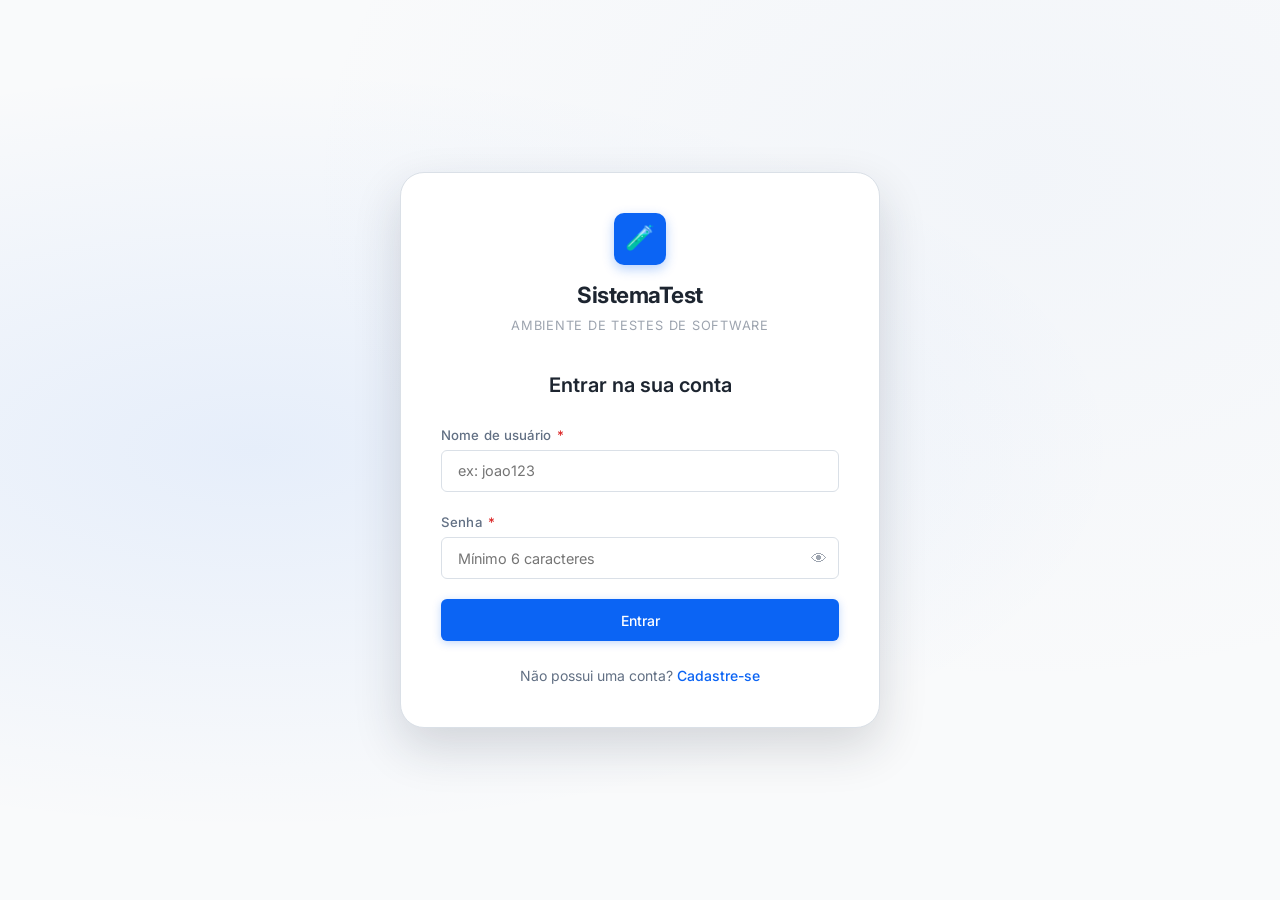
<file: dashboard.html>
<!DOCTYPE html>
<html lang="pt-BR">
<head>
  <meta charset="UTF-8">
  <meta name="viewport" content="width=device-width, initial-scale=1.0">
  <title>Meu Cadastro — Sistema de Testes</title>
  <meta name="description" content="Área do usuário — visualize e edite seus dados cadastrados.">
  <link rel="stylesheet" href="css/style.css">
</head>
<body>



<div id="toast-container"></div>
<div id="modal-overlay" role="dialog" aria-modal="true">
  <div class="modal-box">
    <div class="modal-box__icon">⚠️</div>
    <h3>Confirmar ação</h3>
    <p id="modal-message"></p>
    <div class="modal-box__actions">
      <button class="btn btn--secondary" id="modal-cancel">Cancelar</button>
      <button class="btn btn--danger" id="modal-confirm">Confirmar</button>
    </div>
  </div>
</div>
<div id="loading-overlay">
  <div class="loading__spinner"></div>
  <p class="loading__text">Carregando...</p>
</div>

<div class="dashboard-page">

  <!-- Header -->
  <header class="dashboard-header">
    <nav class="dashboard-nav">
      <div class="dashboard-nav__brand">
        <div class="dashboard-nav__logo">🧪</div>
        SistemaTest
      </div>
    </nav>
    <div style="display:flex; align-items:center; gap:0.75rem;">
      <div id="header-user" style="font-size:0.875rem; color:var(--color-text-secondary);"></div>
      <button class="btn btn--secondary btn--sm" id="btn-logout">Sair</button>
    </div>
  </header>

  <!-- Conteúdo -->
  <main class="dashboard-content">

    <!-- Boas-vindas -->
    <div class="page-header">
      <div>
        <h1 class="page-header__title" id="welcome-title">Meu Cadastro</h1>
        <p class="page-header__subtitle">Visualize e edite suas informações.</p>
      </div>
      <button class="btn btn--primary" id="btn-edit-toggle">✏️ Editar dados</button>
    </div>

    <!-- Modo Visualização -->
    <div id="view-mode">

      <!-- Info de status -->
      <div class="info-box info-box--info" style="margin-bottom: 1.5rem; font-size:0.82rem;">
        <span>ℹ</span>
        <div>
          Você está logado como <strong>usuário comum</strong>. O acesso ao painel administrativo está restrito.
          <a href="admin.html" style="margin-left:4px;">[Tentar acessar /admin →]</a>
        </div>
      </div>

      <!-- Card: Dados pessoais -->
      <div class="card mb-6">
        <div class="card__header">
          <h2 class="card__title">👤 Dados Pessoais</h2>
          <span id="status-badge"></span>
        </div>
        <div class="card__body">
          <div class="detail-grid" id="personal-data"></div>
        </div>
      </div>

      <!-- Card: Endereço -->
      <div class="card mb-6">
        <div class="card__header">
          <h2 class="card__title">📍 Endereço</h2>
        </div>
        <div class="card__body">
          <div class="detail-grid" id="address-data"></div>
        </div>
      </div>

      <!-- Card: Conta -->
      <div class="card mb-6">
        <div class="card__header">
          <h2 class="card__title">🔑 Conta</h2>
        </div>
        <div class="card__body">
          <div class="detail-grid" id="account-data"></div>
        </div>
      </div>

    </div>

    <!-- Modo Edição -->
    <div id="edit-mode" class="hidden">
      <div class="card">
        <div class="card__header">
          <h2 class="card__title">✏️ Editar Informações</h2>
          <button class="btn btn--secondary btn--sm" id="btn-cancel-edit">✕ Cancelar</button>
        </div>
        <div class="card__body">
          <form id="edit-form" novalidate>

            <div class="form-section">
              <p class="form-section-title">Dados Pessoais</p>
              <div class="form-grid form-grid--2">
                <div class="form-group form-grid--col-span-2">
                  <label class="form-label" for="e-name">Nome completo <span class="required">*</span></label>
                  <input class="form-control" type="text" id="e-name">
                  <span class="field-error" id="error-name"></span>
                </div>
                <div class="form-group">
                  <label class="form-label" for="e-username">Nome de usuário <span class="required">*</span></label>
                  <input class="form-control" type="text" id="e-username" spellcheck="false">
                  <span class="field-error" id="error-username"></span>
                </div>
                <div class="form-group">
                  <label class="form-label" for="e-phone">Telefone</label>
                  <input class="form-control" type="tel" id="e-phone">
                  <span class="field-error" id="error-phone"></span>
                </div>
                <div class="form-group">
                  <label class="form-label" for="e-email">E-mail <span class="required">*</span></label>
                  <input class="form-control" type="email" id="e-email">
                  <span class="field-error" id="error-email"></span>
                </div>
                <div class="form-group">
                  <label class="form-label" for="e-social_name">Nome social <span class="optional">(opcional)</span></label>
                  <input class="form-control" type="text" id="e-social_name">
                </div>
              </div>
            </div>

            <div class="form-section">
              <p class="form-section-title">Alterar Senha (opcional)</p>
              <div class="info-box info-box--warning" style="margin-bottom:1rem; font-size:0.78rem;">
                <span>⚠</span>
                <span>Preencha somente se quiser alterar a senha. Deixe em branco para manter a atual.</span>
              </div>
              <div class="form-grid form-grid--2">
                <div class="form-group">
                  <label class="form-label" for="e-current-password">Senha atual</label>
                  <input class="form-control" type="password" id="e-current-password" autocomplete="current-password">
                  <span class="field-error" id="error-currentPassword"></span>
                </div>
                <div class="form-group"></div>
                <div class="form-group">
                  <label class="form-label" for="e-new-password">Nova senha (mín. 6)</label>
                  <input class="form-control" type="password" id="e-new-password" autocomplete="new-password">
                  <span class="field-error" id="error-newPassword"></span>
                </div>
                <div class="form-group">
                  <label class="form-label" for="e-confirm-password">Confirmar nova senha</label>
                  <input class="form-control" type="password" id="e-confirm-password" autocomplete="new-password">
                  <span class="field-error" id="error-confirmNewPassword"></span>
                </div>
              </div>
            </div>

            <div style="display:flex; gap:0.75rem; justify-content:flex-end;">
              <button type="button" class="btn btn--secondary" id="btn-cancel-edit2">Cancelar</button>
              <button type="submit" class="btn btn--primary">💾 Salvar alterações</button>
            </div>
          </form>
        </div>
      </div>
    </div>

  </main>
</div>

<script src="js/config.js"></script>
<script src="js/utils.js"></script>
<script src="js/db.js"></script>
<script src="js/auth.js"></script>
<script src="js/validations.js"></script>
<script src="js/users.js"></script>
<script src="js/seed.js"></script>
<script>

  runSeed();

  // [RF06] Protege rota
  if (!requireAuth()) { /* redirect handled */ }

  const session = getSession();
  const userId = session.id;

  // Preenche header
  document.getElementById('header-user').textContent = `Olá, ${session.name.split(' ')[0]}`;
  document.getElementById('welcome-title').textContent = `Olá, ${session.name.split(' ')[0]}!`;

  // Helper para criar campo de detalhe
  function detailField(label, value, mono = false) {
    const empty = !value || value === '';
    return `
      <div class="detail-field">
        <span class="detail-field__label">${label}</span>
        <span class="detail-field__value ${mono ? 'mono' : ''} ${empty ? 'empty' : ''}">${empty ? 'Não informado' : escapeHtml(String(value))}</span>
      </div>
    `;
  }

  function renderView() {
    const user = getUserById(userId);
    if (!user) { showToast('Usuário não encontrado.', 'error'); return; }

    // Badge de status
    const statusBadge = document.getElementById('status-badge');
    statusBadge.innerHTML = `<span class="badge badge--${user.status === 'active' ? 'success' : 'error'}">${user.status === 'active' ? 'Ativo' : 'Inativo'}</span>`;

    const genderMap = { M: 'Masculino', F: 'Feminino', O: 'Outro', N: 'Prefiro não informar' };

    document.getElementById('personal-data').innerHTML = [
      detailField('Nome Completo', user.name),
      detailField('Nome de Usuário', user.username, true),
      detailField('CPF', formatCPF(user.cpf), true),
      detailField('Telefone', formatPhone(user.phone), true),
      detailField('E-mail', user.email),
      detailField('Sexo', genderMap[user.gender] || user.gender),
      detailField('Nome Social', user.social_name),
      detailField('Data de Nascimento', user.birth_date ? formatDate(user.birth_date + 'T00:00:00') : ''),
    ].join('');

    document.getElementById('address-data').innerHTML = [
      detailField('Logradouro', user.address),
      detailField('Número', user.number),
      detailField('Complemento', user.complement),
      detailField('Bairro', user.neighborhood),
      detailField('Cidade', user.city),
      detailField('Estado', user.state),
      detailField('CEP', user.zip_code),
    ].join('');

    document.getElementById('account-data').innerHTML = [
      detailField('Perfil', user.role === 'ADMIN' ? 'Administrador' : 'Usuário'),
      detailField('Cadastrado em', formatDateTime(user.created_at)),
      detailField('Atualizado em', formatDateTime(user.updated_at)),
    ].join('');
  }

  function showEditMode() {
    const user = getUserById(userId);
    document.getElementById('e-name').value = user.name || '';
    document.getElementById('e-username').value = user.username || '';
    document.getElementById('e-phone').value = formatPhone(user.phone) || '';
    document.getElementById('e-email').value = user.email || '';
    document.getElementById('e-social_name').value = user.social_name || '';
    document.getElementById('view-mode').classList.add('hidden');
    document.getElementById('edit-mode').classList.remove('hidden');
  }

  function showViewMode() {
    document.getElementById('view-mode').classList.remove('hidden');
    document.getElementById('edit-mode').classList.add('hidden');
    clearFormErrors();
    renderView();
  }

  renderView();

  // Botões
  document.getElementById('btn-edit-toggle').addEventListener('click', showEditMode);
  document.getElementById('btn-cancel-edit').addEventListener('click', showViewMode);
  document.getElementById('btn-cancel-edit2').addEventListener('click', showViewMode);

  document.getElementById('btn-logout').addEventListener('click', function () {
    showConfirmModal('Tem certeza que deseja sair?', () => {
      endSession();
      window.location.href = 'index.html';
    });
  });

  // Salvar edição
  document.getElementById('edit-form').addEventListener('submit', function (e) {
    e.preventDefault();
    clearFormErrors();

    const user = getUserById(userId);
    const formData = {
      name: document.getElementById('e-name').value,
      username: document.getElementById('e-username').value,
      cpf: user.cpf,
      phone: document.getElementById('e-phone').value,
      email: document.getElementById('e-email').value,
      address: user.address,
      number: user.number,
      complement: user.complement,
      neighborhood: user.neighborhood,
      city: user.city,
      state: user.state,
      zip_code: user.zip_code,
      gender: user.gender,
      social_name: document.getElementById('e-social_name').value,
      birth_date: user.birth_date,
    };

    // Troca de senha
    const currentPw = document.getElementById('e-current-password').value;
    const newPw = document.getElementById('e-new-password').value;
    const confirmPw = document.getElementById('e-confirm-password').value;

    if (newPw || currentPw) {
      const pwResult = changePassword(userId, currentPw, newPw, confirmPw);
      if (!pwResult.success) {
        displayFormErrors(pwResult.errors);
        showToast('Erro ao alterar senha.', 'error');
        return;
      }
      showToast('Senha alterada com sucesso!', 'success');
    }

    const result = updateUser(userId, formData);
    if (!result.success) {
      displayFormErrors(result.errors);
      showToast('Corrija os erros.', 'error');
      return;
    }

    showToast('Dados atualizados com sucesso!', 'success');
    showViewMode();
  });
</script>
</body>
</html>
</file>
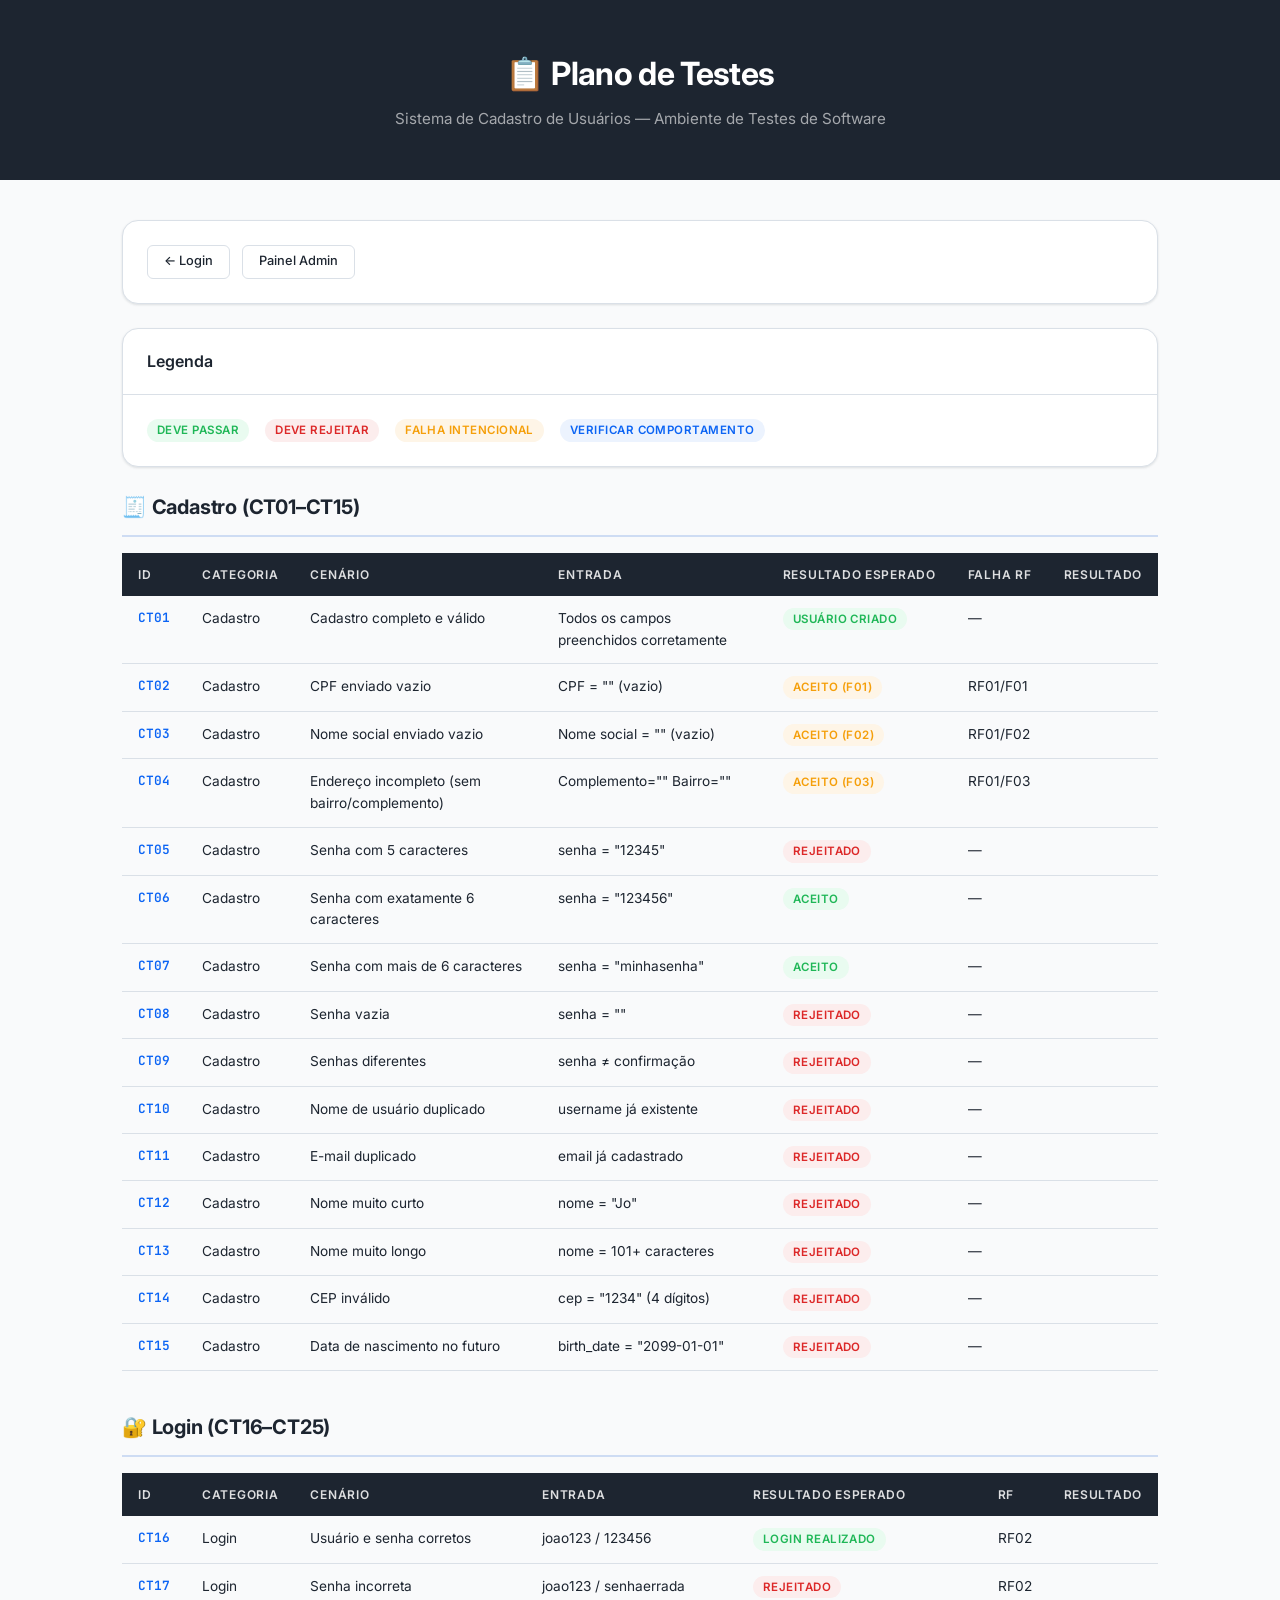
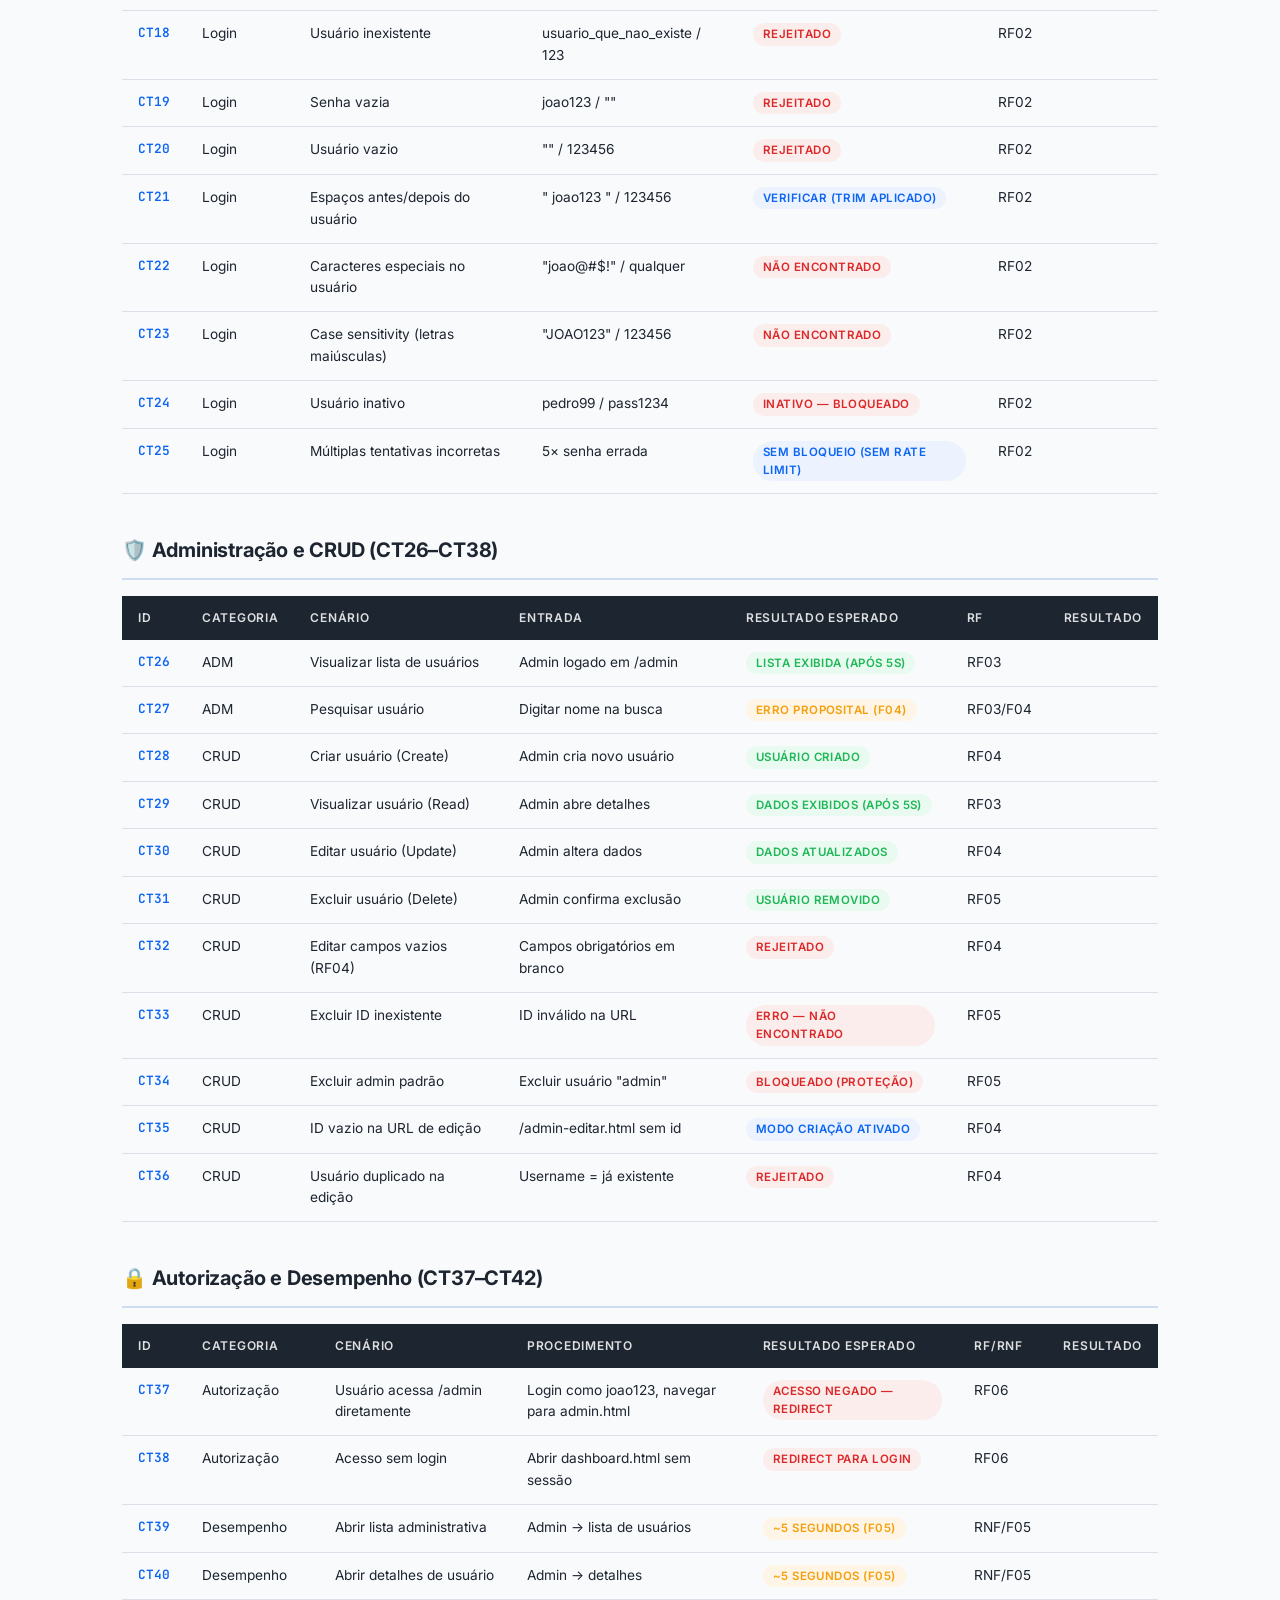
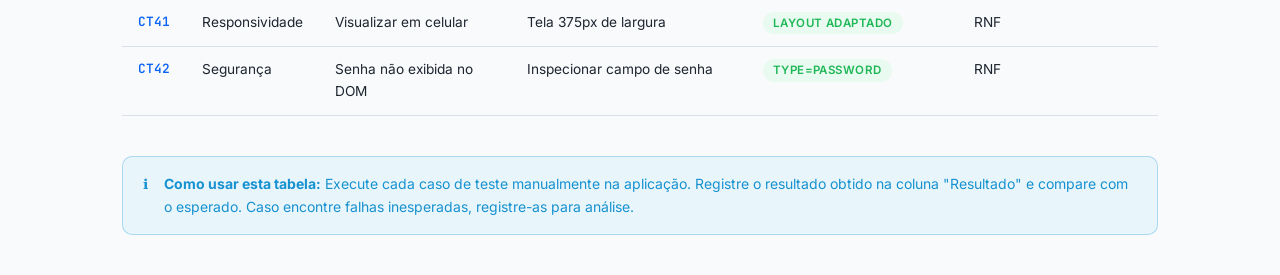
<file: plano-testes.html>
<!DOCTYPE html>
<html lang="pt-BR">
<head>
  <meta charset="UTF-8">
  <meta name="viewport" content="width=device-width, initial-scale=1.0">
  <title>Plano de Testes — Sistema de Testes</title>
  <meta name="description" content="Plano de testes completo com casos de teste organizados por categoria.">
  <link rel="stylesheet" href="css/style.css">
</head>
<body>

<div class="doc-page">

  <div class="doc-header">
    <h1>📋 Plano de Testes</h1>
    <p>Sistema de Cadastro de Usuários — Ambiente de Testes de Software</p>
  </div>

  <div class="doc-content">

    <!-- Navegação rápida -->
    <div class="card mb-6" style="padding: 1.5rem;">
      <div style="display:flex; gap:0.75rem; flex-wrap:wrap; align-items:center;">
        <a href="index.html" class="btn btn--secondary btn--sm">← Login</a>
        <a href="admin.html" class="btn btn--secondary btn--sm">Painel Admin</a>

      </div>
    </div>

    <!-- Legenda -->
    <div class="card mb-6">
      <div class="card__header"><h2 class="card__title">Legenda</h2></div>
      <div class="card__body" style="display:flex; gap:1rem; flex-wrap:wrap;">
        <span class="badge badge--success">Deve passar</span>
        <span class="badge badge--error">Deve rejeitar</span>
        <span class="badge badge--warning">Falha intencional</span>
        <span class="badge badge--info">Verificar comportamento</span>
      </div>
    </div>

    <!-- ── CT01-CT04: Cadastro ── -->
    <div class="doc-section">
      <h2 class="doc-section-title">🧾 Cadastro (CT01–CT15)</h2>
      <div class="test-table-wrap">
        <table class="test-table">
          <thead>
            <tr>
              <th>ID</th><th>Categoria</th><th>Cenário</th><th>Entrada</th>
              <th>Resultado Esperado</th><th>Falha RF</th><th>Resultado</th>
            </tr>
          </thead>
          <tbody>
            <tr>
              <td class="test-id">CT01</td><td>Cadastro</td>
              <td>Cadastro completo e válido</td>
              <td>Todos os campos preenchidos corretamente</td>
              <td><span class="badge badge--success">Usuário criado</span></td>
              <td>—</td><td></td>
            </tr>
            <tr>
              <td class="test-id">CT02</td><td>Cadastro</td>
              <td>CPF enviado vazio</td>
              <td>CPF = "" (vazio)</td>
              <td><span class="badge badge--warning">Aceito (F01)</span></td>
              <td>RF01/F01</td><td></td>
            </tr>
            <tr>
              <td class="test-id">CT03</td><td>Cadastro</td>
              <td>Nome social enviado vazio</td>
              <td>Nome social = "" (vazio)</td>
              <td><span class="badge badge--warning">Aceito (F02)</span></td>
              <td>RF01/F02</td><td></td>
            </tr>
            <tr>
              <td class="test-id">CT04</td><td>Cadastro</td>
              <td>Endereço incompleto (sem bairro/complemento)</td>
              <td>Complemento="" Bairro=""</td>
              <td><span class="badge badge--warning">Aceito (F03)</span></td>
              <td>RF01/F03</td><td></td>
            </tr>
            <tr>
              <td class="test-id">CT05</td><td>Cadastro</td>
              <td>Senha com 5 caracteres</td>
              <td>senha = "12345"</td>
              <td><span class="badge badge--error">Rejeitado</span></td>
              <td>—</td><td></td>
            </tr>
            <tr>
              <td class="test-id">CT06</td><td>Cadastro</td>
              <td>Senha com exatamente 6 caracteres</td>
              <td>senha = "123456"</td>
              <td><span class="badge badge--success">Aceito</span></td>
              <td>—</td><td></td>
            </tr>
            <tr>
              <td class="test-id">CT07</td><td>Cadastro</td>
              <td>Senha com mais de 6 caracteres</td>
              <td>senha = "minhasenha"</td>
              <td><span class="badge badge--success">Aceito</span></td>
              <td>—</td><td></td>
            </tr>
            <tr>
              <td class="test-id">CT08</td><td>Cadastro</td>
              <td>Senha vazia</td>
              <td>senha = ""</td>
              <td><span class="badge badge--error">Rejeitado</span></td>
              <td>—</td><td></td>
            </tr>
            <tr>
              <td class="test-id">CT09</td><td>Cadastro</td>
              <td>Senhas diferentes</td>
              <td>senha ≠ confirmação</td>
              <td><span class="badge badge--error">Rejeitado</span></td>
              <td>—</td><td></td>
            </tr>
            <tr>
              <td class="test-id">CT10</td><td>Cadastro</td>
              <td>Nome de usuário duplicado</td>
              <td>username já existente</td>
              <td><span class="badge badge--error">Rejeitado</span></td>
              <td>—</td><td></td>
            </tr>
            <tr>
              <td class="test-id">CT11</td><td>Cadastro</td>
              <td>E-mail duplicado</td>
              <td>email já cadastrado</td>
              <td><span class="badge badge--error">Rejeitado</span></td>
              <td>—</td><td></td>
            </tr>
            <tr>
              <td class="test-id">CT12</td><td>Cadastro</td>
              <td>Nome muito curto</td>
              <td>nome = "Jo"</td>
              <td><span class="badge badge--error">Rejeitado</span></td>
              <td>—</td><td></td>
            </tr>
            <tr>
              <td class="test-id">CT13</td><td>Cadastro</td>
              <td>Nome muito longo</td>
              <td>nome = 101+ caracteres</td>
              <td><span class="badge badge--error">Rejeitado</span></td>
              <td>—</td><td></td>
            </tr>
            <tr>
              <td class="test-id">CT14</td><td>Cadastro</td>
              <td>CEP inválido</td>
              <td>cep = "1234" (4 dígitos)</td>
              <td><span class="badge badge--error">Rejeitado</span></td>
              <td>—</td><td></td>
            </tr>
            <tr>
              <td class="test-id">CT15</td><td>Cadastro</td>
              <td>Data de nascimento no futuro</td>
              <td>birth_date = "2099-01-01"</td>
              <td><span class="badge badge--error">Rejeitado</span></td>
              <td>—</td><td></td>
            </tr>
          </tbody>
        </table>
      </div>
    </div>

    <!-- ── CT16-CT25: Login ── -->
    <div class="doc-section">
      <h2 class="doc-section-title">🔐 Login (CT16–CT25)</h2>
      <div class="test-table-wrap">
        <table class="test-table">
          <thead>
            <tr>
              <th>ID</th><th>Categoria</th><th>Cenário</th><th>Entrada</th>
              <th>Resultado Esperado</th><th>RF</th><th>Resultado</th>
            </tr>
          </thead>
          <tbody>
            <tr>
              <td class="test-id">CT16</td><td>Login</td>
              <td>Usuário e senha corretos</td>
              <td>joao123 / 123456</td>
              <td><span class="badge badge--success">Login realizado</span></td>
              <td>RF02</td><td></td>
            </tr>
            <tr>
              <td class="test-id">CT17</td><td>Login</td>
              <td>Senha incorreta</td>
              <td>joao123 / senhaerrada</td>
              <td><span class="badge badge--error">Rejeitado</span></td>
              <td>RF02</td><td></td>
            </tr>
            <tr>
              <td class="test-id">CT18</td><td>Login</td>
              <td>Usuário inexistente</td>
              <td>usuario_que_nao_existe / 123</td>
              <td><span class="badge badge--error">Rejeitado</span></td>
              <td>RF02</td><td></td>
            </tr>
            <tr>
              <td class="test-id">CT19</td><td>Login</td>
              <td>Senha vazia</td>
              <td>joao123 / ""</td>
              <td><span class="badge badge--error">Rejeitado</span></td>
              <td>RF02</td><td></td>
            </tr>
            <tr>
              <td class="test-id">CT20</td><td>Login</td>
              <td>Usuário vazio</td>
              <td>"" / 123456</td>
              <td><span class="badge badge--error">Rejeitado</span></td>
              <td>RF02</td><td></td>
            </tr>
            <tr>
              <td class="test-id">CT21</td><td>Login</td>
              <td>Espaços antes/depois do usuário</td>
              <td>" joao123 " / 123456</td>
              <td><span class="badge badge--info">Verificar (trim aplicado)</span></td>
              <td>RF02</td><td></td>
            </tr>
            <tr>
              <td class="test-id">CT22</td><td>Login</td>
              <td>Caracteres especiais no usuário</td>
              <td>"joao@#$!" / qualquer</td>
              <td><span class="badge badge--error">Não encontrado</span></td>
              <td>RF02</td><td></td>
            </tr>
            <tr>
              <td class="test-id">CT23</td><td>Login</td>
              <td>Case sensitivity (letras maiúsculas)</td>
              <td>"JOAO123" / 123456</td>
              <td><span class="badge badge--error">Não encontrado</span></td>
              <td>RF02</td><td></td>
            </tr>
            <tr>
              <td class="test-id">CT24</td><td>Login</td>
              <td>Usuário inativo</td>
              <td>pedro99 / pass1234</td>
              <td><span class="badge badge--error">Inativo — bloqueado</span></td>
              <td>RF02</td><td></td>
            </tr>
            <tr>
              <td class="test-id">CT25</td><td>Login</td>
              <td>Múltiplas tentativas incorretas</td>
              <td>5× senha errada</td>
              <td><span class="badge badge--info">Sem bloqueio (sem rate limit)</span></td>
              <td>RF02</td><td></td>
            </tr>
          </tbody>
        </table>
      </div>
    </div>

    <!-- ── CT26-CT34: ADM / CRUD ── -->
    <div class="doc-section">
      <h2 class="doc-section-title">🛡️ Administração e CRUD (CT26–CT38)</h2>
      <div class="test-table-wrap">
        <table class="test-table">
          <thead>
            <tr>
              <th>ID</th><th>Categoria</th><th>Cenário</th><th>Entrada</th>
              <th>Resultado Esperado</th><th>RF</th><th>Resultado</th>
            </tr>
          </thead>
          <tbody>
            <tr>
              <td class="test-id">CT26</td><td>ADM</td>
              <td>Visualizar lista de usuários</td>
              <td>Admin logado em /admin</td>
              <td><span class="badge badge--success">Lista exibida (após 5s)</span></td>
              <td>RF03</td><td></td>
            </tr>
            <tr>
              <td class="test-id">CT27</td><td>ADM</td>
              <td>Pesquisar usuário</td>
              <td>Digitar nome na busca</td>
              <td><span class="badge badge--warning">Erro proposital (F04)</span></td>
              <td>RF03/F04</td><td></td>
            </tr>
            <tr>
              <td class="test-id">CT28</td><td>CRUD</td>
              <td>Criar usuário (Create)</td>
              <td>Admin cria novo usuário</td>
              <td><span class="badge badge--success">Usuário criado</span></td>
              <td>RF04</td><td></td>
            </tr>
            <tr>
              <td class="test-id">CT29</td><td>CRUD</td>
              <td>Visualizar usuário (Read)</td>
              <td>Admin abre detalhes</td>
              <td><span class="badge badge--success">Dados exibidos (após 5s)</span></td>
              <td>RF03</td><td></td>
            </tr>
            <tr>
              <td class="test-id">CT30</td><td>CRUD</td>
              <td>Editar usuário (Update)</td>
              <td>Admin altera dados</td>
              <td><span class="badge badge--success">Dados atualizados</span></td>
              <td>RF04</td><td></td>
            </tr>
            <tr>
              <td class="test-id">CT31</td><td>CRUD</td>
              <td>Excluir usuário (Delete)</td>
              <td>Admin confirma exclusão</td>
              <td><span class="badge badge--success">Usuário removido</span></td>
              <td>RF05</td><td></td>
            </tr>
            <tr>
              <td class="test-id">CT32</td><td>CRUD</td>
              <td>Editar campos vazios (RF04)</td>
              <td>Campos obrigatórios em branco</td>
              <td><span class="badge badge--error">Rejeitado</span></td>
              <td>RF04</td><td></td>
            </tr>
            <tr>
              <td class="test-id">CT33</td><td>CRUD</td>
              <td>Excluir ID inexistente</td>
              <td>ID inválido na URL</td>
              <td><span class="badge badge--error">Erro — não encontrado</span></td>
              <td>RF05</td><td></td>
            </tr>
            <tr>
              <td class="test-id">CT34</td><td>CRUD</td>
              <td>Excluir admin padrão</td>
              <td>Excluir usuário "admin"</td>
              <td><span class="badge badge--error">Bloqueado (proteção)</span></td>
              <td>RF05</td><td></td>
            </tr>
            <tr>
              <td class="test-id">CT35</td><td>CRUD</td>
              <td>ID vazio na URL de edição</td>
              <td>/admin-editar.html sem id</td>
              <td><span class="badge badge--info">Modo criação ativado</span></td>
              <td>RF04</td><td></td>
            </tr>
            <tr>
              <td class="test-id">CT36</td><td>CRUD</td>
              <td>Usuário duplicado na edição</td>
              <td>Username = já existente</td>
              <td><span class="badge badge--error">Rejeitado</span></td>
              <td>RF04</td><td></td>
            </tr>
          </tbody>
        </table>
      </div>
    </div>

    <!-- ── CT37-CT40: Autorização / Desempenho ── -->
    <div class="doc-section">
      <h2 class="doc-section-title">🔒 Autorização e Desempenho (CT37–CT42)</h2>
      <div class="test-table-wrap">
        <table class="test-table">
          <thead>
            <tr>
              <th>ID</th><th>Categoria</th><th>Cenário</th><th>Procedimento</th>
              <th>Resultado Esperado</th><th>RF/RNF</th><th>Resultado</th>
            </tr>
          </thead>
          <tbody>
            <tr>
              <td class="test-id">CT37</td><td>Autorização</td>
              <td>Usuário acessa /admin diretamente</td>
              <td>Login como joao123, navegar para admin.html</td>
              <td><span class="badge badge--error">Acesso negado — redirect</span></td>
              <td>RF06</td><td></td>
            </tr>
            <tr>
              <td class="test-id">CT38</td><td>Autorização</td>
              <td>Acesso sem login</td>
              <td>Abrir dashboard.html sem sessão</td>
              <td><span class="badge badge--error">Redirect para login</span></td>
              <td>RF06</td><td></td>
            </tr>
            <tr>
              <td class="test-id">CT39</td><td>Desempenho</td>
              <td>Abrir lista administrativa</td>
              <td>Admin → lista de usuários</td>
              <td><span class="badge badge--warning">~5 segundos (F05)</span></td>
              <td>RNF/F05</td><td></td>
            </tr>
            <tr>
              <td class="test-id">CT40</td><td>Desempenho</td>
              <td>Abrir detalhes de usuário</td>
              <td>Admin → detalhes</td>
              <td><span class="badge badge--warning">~5 segundos (F05)</span></td>
              <td>RNF/F05</td><td></td>
            </tr>
            <tr>
              <td class="test-id">CT41</td><td>Responsividade</td>
              <td>Visualizar em celular</td>
              <td>Tela 375px de largura</td>
              <td><span class="badge badge--success">Layout adaptado</span></td>
              <td>RNF</td><td></td>
            </tr>
            <tr>
              <td class="test-id">CT42</td><td>Segurança</td>
              <td>Senha não exibida no DOM</td>
              <td>Inspecionar campo de senha</td>
              <td><span class="badge badge--success">type=password</span></td>
              <td>RNF</td><td></td>
            </tr>
          </tbody>
        </table>
      </div>
    </div>

    <!-- Rodapé -->
    <div class="info-box info-box--info" style="margin-top: 2rem;">
      <span>ℹ</span>
      <div>
        <strong>Como usar esta tabela:</strong> Execute cada caso de teste manualmente na aplicação.
        Registre o resultado obtido na coluna "Resultado" e compare com o esperado.
        Caso encontre falhas inesperadas, registre-as para análise.
      </div>
    </div>

  </div>
</div>

<script src="js/config.js"></script>
<script src="js/utils.js"></script>
<script src="js/db.js"></script>
<script src="js/auth.js"></script>
<script src="js/seed.js"></script>
<script>
  runSeed();
  // Plano de testes é público — não requer auth
</script>
</body>
</html>
</file>
<file: css/style.css>
/* ============================================================
   style.css — Sistema de Cadastro de Usuários — Ambiente de Testes
   ============================================================
   Design System: limpo, claro, responsivo.
   Paleta: azul-cinza profissional (HSL).
   Tipografia: Inter (Google Fonts).
   ============================================================ */

/* ── Google Fonts ─────────────────────────────────────────── */
@import url('https://fonts.googleapis.com/css2?family=Inter:wght@300;400;500;600;700&family=JetBrains+Mono:wght@400;500&display=swap');

/* ── Tokens de Design ─────────────────────────────────────── */
:root {
  /* Cores primárias */
  --color-primary:       hsl(217, 91%, 50%);
  --color-primary-hover: hsl(217, 91%, 42%);
  --color-primary-light: hsl(217, 91%, 96%);
  --color-primary-mid:   hsl(217, 60%, 88%);

  /* Cores de estado */
  --color-success:       hsl(142, 71%, 42%);
  --color-success-light: hsl(142, 71%, 95%);
  --color-error:         hsl(0, 72%, 51%);
  --color-error-light:   hsl(0, 72%, 96%);
  --color-warning:       hsl(38, 92%, 50%);
  --color-warning-light: hsl(38, 92%, 95%);
  --color-info:          hsl(200, 80%, 45%);
  --color-info-light:    hsl(200, 80%, 95%);

  /* Neutros */
  --color-bg:            hsl(210, 20%, 98%);
  --color-bg-alt:        hsl(210, 16%, 94%);
  --color-surface:       hsl(0, 0%, 100%);
  --color-border:        hsl(214, 20%, 88%);
  --color-border-focus:  hsl(217, 91%, 60%);
  --color-text-primary:  hsl(215, 25%, 15%);
  --color-text-secondary:hsl(215, 15%, 45%);
  --color-text-muted:    hsl(215, 10%, 65%);

  /* Admin / Badge */
  --color-admin-bg:      hsl(217, 91%, 50%);
  --color-badge-active:  hsl(142, 71%, 42%);
  --color-badge-inactive:hsl(0, 72%, 51%);

  /* Tipografia */
  --font-sans: 'Inter', system-ui, sans-serif;
  --font-mono: 'JetBrains Mono', monospace;

  /* Espaçamentos */
  --sp-1: 0.25rem;
  --sp-2: 0.5rem;
  --sp-3: 0.75rem;
  --sp-4: 1rem;
  --sp-5: 1.25rem;
  --sp-6: 1.5rem;
  --sp-8: 2rem;
  --sp-10: 2.5rem;
  --sp-12: 3rem;
  --sp-16: 4rem;

  /* Bordas */
  --radius-sm: 6px;
  --radius-md: 10px;
  --radius-lg: 16px;
  --radius-xl: 24px;

  /* Sombras */
  --shadow-sm:  0 1px 3px hsl(215, 25%, 15%, .08), 0 1px 2px hsl(215, 25%, 15%, .05);
  --shadow-md:  0 4px 12px hsl(215, 25%, 15%, .10), 0 2px 4px hsl(215, 25%, 15%, .06);
  --shadow-lg:  0 8px 24px hsl(215, 25%, 15%, .12), 0 4px 8px hsl(215, 25%, 15%, .08);
  --shadow-xl:  0 20px 48px hsl(215, 25%, 15%, .16);

  /* Transições */
  --transition: 180ms ease;
  --transition-slow: 320ms ease;

  /* Layout */
  --sidebar-w: 240px;
  --header-h: 64px;
}

/* ── Reset ────────────────────────────────────────────────── */
*, *::before, *::after { box-sizing: border-box; margin: 0; padding: 0; }
html { font-size: 16px; scroll-behavior: smooth; }
body {
  font-family: var(--font-sans);
  background: var(--color-bg);
  color: var(--color-text-primary);
  line-height: 1.6;
  -webkit-font-smoothing: antialiased;
}
img, svg { display: block; max-width: 100%; }
a { color: var(--color-primary); text-decoration: none; transition: color var(--transition); }
a:hover { color: var(--color-primary-hover); }
ul, ol { list-style: none; }
button { cursor: pointer; font-family: inherit; }

/* ── Toast Container ──────────────────────────────────────── */
#toast-container {
  position: fixed;
  top: var(--sp-5);
  right: var(--sp-5);
  z-index: 9999;
  display: flex;
  flex-direction: column;
  gap: var(--sp-3);
  max-width: 360px;
  width: calc(100% - 2.5rem);
}

.toast {
  display: flex;
  align-items: flex-start;
  gap: var(--sp-3);
  padding: var(--sp-4) var(--sp-5);
  border-radius: var(--radius-md);
  background: var(--color-surface);
  box-shadow: var(--shadow-lg);
  border-left: 4px solid var(--color-info);
  opacity: 0;
  transform: translateX(16px);
  transition: opacity var(--transition-slow), transform var(--transition-slow);
}
.toast--visible { opacity: 1; transform: translateX(0); }
.toast--success { border-color: var(--color-success); }
.toast--error   { border-color: var(--color-error); }
.toast--warning { border-color: var(--color-warning); }
.toast--info    { border-color: var(--color-info); }

.toast__icon {
  font-size: 1rem;
  line-height: 1.5;
  flex-shrink: 0;
}
.toast--success .toast__icon { color: var(--color-success); }
.toast--error   .toast__icon { color: var(--color-error); }
.toast--warning .toast__icon { color: var(--color-warning); }
.toast--info    .toast__icon { color: var(--color-info); }

.toast__msg {
  font-size: 0.875rem;
  color: var(--color-text-primary);
  flex: 1;
  line-height: 1.5;
}
.toast__close {
  background: none;
  border: none;
  font-size: 1.1rem;
  color: var(--color-text-muted);
  padding: 0;
  line-height: 1;
  flex-shrink: 0;
  transition: color var(--transition);
}
.toast__close:hover { color: var(--color-text-primary); }

/* ── Modal de Confirmação ─────────────────────────────────── */
#modal-overlay {
  position: fixed;
  inset: 0;
  background: hsl(215, 25%, 15%, .5);
  backdrop-filter: blur(4px);
  z-index: 9000;
  display: flex;
  align-items: center;
  justify-content: center;
  opacity: 0;
  pointer-events: none;
  transition: opacity var(--transition-slow);
}
#modal-overlay.modal--open {
  opacity: 1;
  pointer-events: all;
}
.modal-box {
  background: var(--color-surface);
  border-radius: var(--radius-lg);
  padding: var(--sp-8);
  max-width: 420px;
  width: calc(100% - 2rem);
  box-shadow: var(--shadow-xl);
  transform: scale(0.95);
  transition: transform var(--transition-slow);
}
#modal-overlay.modal--open .modal-box { transform: scale(1); }
.modal-box__icon {
  font-size: 2.5rem;
  text-align: center;
  margin-bottom: var(--sp-4);
}
.modal-box h3 {
  font-size: 1.1rem;
  font-weight: 600;
  text-align: center;
  margin-bottom: var(--sp-3);
}
#modal-message {
  color: var(--color-text-secondary);
  text-align: center;
  font-size: 0.9rem;
  margin-bottom: var(--sp-6);
}
.modal-box__actions {
  display: flex;
  gap: var(--sp-3);
  justify-content: center;
}

/* ── Loading Overlay ──────────────────────────────────────── */
#loading-overlay {
  position: fixed;
  inset: 0;
  background: hsl(215, 25%, 15%, .45);
  backdrop-filter: blur(3px);
  z-index: 8000;
  display: flex;
  flex-direction: column;
  align-items: center;
  justify-content: center;
  gap: var(--sp-4);
  opacity: 0;
  pointer-events: none;
  transition: opacity var(--transition-slow);
}
#loading-overlay.loading--visible {
  opacity: 1;
  pointer-events: all;
}
.loading__spinner {
  width: 44px;
  height: 44px;
  border: 3px solid hsl(0,0%,100%,.2);
  border-top-color: #fff;
  border-radius: 50%;
  animation: spin 0.8s linear infinite;
}
@keyframes spin { to { transform: rotate(360deg); } }
.loading__text {
  color: #fff;
  font-size: 0.9rem;
  font-weight: 500;
  letter-spacing: 0.02em;
}

/* ── Auth Pages (Login / Cadastro) ────────────────────────── */
.auth-page {
  min-height: 100vh;
  display: flex;
  align-items: center;
  justify-content: center;
  padding: var(--sp-6);
  background:
    radial-gradient(ellipse at 20% 50%, hsl(217, 91%, 50%, .08) 0%, transparent 60%),
    radial-gradient(ellipse at 80% 20%, hsl(217, 60%, 70%, .06) 0%, transparent 50%),
    var(--color-bg);
}
.auth-card {
  background: var(--color-surface);
  border-radius: var(--radius-xl);
  box-shadow: var(--shadow-xl);
  padding: var(--sp-10) var(--sp-10);
  width: 100%;
  max-width: 480px;
  border: 1px solid var(--color-border);
}
.auth-card--wide { max-width: 760px; }

.auth-logo {
  text-align: center;
  margin-bottom: var(--sp-8);
}
.auth-logo__icon {
  width: 52px;
  height: 52px;
  background: var(--color-primary);
  border-radius: var(--radius-md);
  display: inline-flex;
  align-items: center;
  justify-content: center;
  font-size: 1.5rem;
  margin-bottom: var(--sp-3);
  box-shadow: 0 4px 12px hsl(217, 91%, 50%, .3);
}
.auth-logo__title {
  font-size: 1.4rem;
  font-weight: 700;
  color: var(--color-text-primary);
  letter-spacing: -0.02em;
}
.auth-logo__subtitle {
  font-size: 0.8rem;
  color: var(--color-text-muted);
  margin-top: var(--sp-1);
  letter-spacing: 0.06em;
  text-transform: uppercase;
}
.auth-title {
  font-size: 1.25rem;
  font-weight: 600;
  margin-bottom: var(--sp-6);
  text-align: center;
  color: var(--color-text-primary);
}
.auth-footer {
  text-align: center;
  margin-top: var(--sp-6);
  font-size: 0.875rem;
  color: var(--color-text-secondary);
}
.auth-footer a { font-weight: 500; }

/* ── Formulários ──────────────────────────────────────────── */
.form-grid {
  display: grid;
  gap: var(--sp-5);
}
.form-grid--2 { grid-template-columns: 1fr 1fr; }
.form-grid--3 { grid-template-columns: 1fr 1fr 1fr; }
.form-grid--col-span-2 { grid-column: span 2; }
.form-grid--col-span-3 { grid-column: span 3; }

.form-section {
  margin-bottom: var(--sp-6);
}
.form-section-title {
  font-size: 0.8rem;
  font-weight: 600;
  color: var(--color-primary);
  text-transform: uppercase;
  letter-spacing: 0.08em;
  margin-bottom: var(--sp-4);
  padding-bottom: var(--sp-2);
  border-bottom: 1px solid var(--color-primary-mid);
}

.form-group {
  display: flex;
  flex-direction: column;
  gap: var(--sp-1);
}
.form-label {
  font-size: 0.825rem;
  font-weight: 500;
  color: var(--color-text-secondary);
  letter-spacing: 0.01em;
}
.form-label .required {
  color: var(--color-error);
  margin-left: 2px;
}
.form-label .optional {
  color: var(--color-text-muted);
  font-size: 0.75rem;
  font-weight: 400;
  margin-left: 4px;
}

.form-control {
  height: 42px;
  padding: 0 var(--sp-4);
  border: 1.5px solid var(--color-border);
  border-radius: var(--radius-sm);
  font-size: 0.9rem;
  font-family: var(--font-sans);
  color: var(--color-text-primary);
  background: var(--color-surface);
  transition: border-color var(--transition), box-shadow var(--transition), background var(--transition);
  outline: none;
  width: 100%;
}
.form-control:hover { border-color: var(--color-border-focus); }
.form-control:focus {
  border-color: var(--color-border-focus);
  box-shadow: 0 0 0 3px hsl(217, 91%, 50%, .12);
}
.form-control--error {
  border-color: var(--color-error) !important;
  background: var(--color-error-light);
}
.form-control--error:focus {
  box-shadow: 0 0 0 3px hsl(0, 72%, 51%, .12);
}
select.form-control { cursor: pointer; }
textarea.form-control {
  height: auto;
  min-height: 80px;
  padding: var(--sp-3) var(--sp-4);
  resize: vertical;
}

.field-error {
  font-size: 0.78rem;
  color: var(--color-error);
  display: none;
  align-items: center;
  gap: var(--sp-1);
}
.field-error--visible { display: flex; }
.field-error::before { content: '⚠'; font-size: 0.7rem; }

/* ── Botões ────────────────────────────────────────────────── */
.btn {
  display: inline-flex;
  align-items: center;
  justify-content: center;
  gap: var(--sp-2);
  height: 42px;
  padding: 0 var(--sp-5);
  border-radius: var(--radius-sm);
  font-size: 0.875rem;
  font-weight: 500;
  font-family: var(--font-sans);
  border: 1.5px solid transparent;
  transition: background var(--transition), color var(--transition),
              border-color var(--transition), box-shadow var(--transition),
              transform 80ms ease;
  white-space: nowrap;
  text-decoration: none;
}
.btn:hover { transform: translateY(-1px); }
.btn:active { transform: translateY(0); }
.btn:disabled { opacity: 0.55; cursor: not-allowed; transform: none; }

.btn--primary {
  background: var(--color-primary);
  color: #fff;
  box-shadow: 0 2px 8px hsl(217, 91%, 50%, .25);
}
.btn--primary:hover {
  background: var(--color-primary-hover);
  box-shadow: 0 4px 16px hsl(217, 91%, 50%, .35);
  color: #fff;
}

.btn--secondary {
  background: var(--color-surface);
  color: var(--color-text-primary);
  border-color: var(--color-border);
}
.btn--secondary:hover {
  background: var(--color-bg-alt);
  border-color: var(--color-text-muted);
}

.btn--danger {
  background: var(--color-error);
  color: #fff;
  box-shadow: 0 2px 8px hsl(0, 72%, 51%, .25);
}
.btn--danger:hover {
  background: hsl(0, 72%, 44%);
  box-shadow: 0 4px 16px hsl(0, 72%, 51%, .35);
  color: #fff;
}

.btn--ghost {
  background: transparent;
  color: var(--color-primary);
  border-color: transparent;
}
.btn--ghost:hover {
  background: var(--color-primary-light);
}

.btn--sm {
  height: 34px;
  padding: 0 var(--sp-4);
  font-size: 0.8rem;
}
.btn--full { width: 100%; }
.btn--icon { width: 34px; height: 34px; padding: 0; border-radius: var(--radius-sm); }

/* ── Badges ────────────────────────────────────────────────── */
.badge {
  display: inline-flex;
  align-items: center;
  padding: 2px 10px;
  border-radius: 999px;
  font-size: 0.72rem;
  font-weight: 600;
  letter-spacing: 0.04em;
  text-transform: uppercase;
}
.badge--success { background: var(--color-success-light); color: var(--color-success); }
.badge--error   { background: var(--color-error-light);   color: var(--color-error); }
.badge--info    { background: var(--color-primary-light);  color: var(--color-primary); }
.badge--warning { background: var(--color-warning-light);  color: var(--color-warning); }

/* ── Layout Admin (Sidebar + Main) ───────────────────────── */
.admin-layout {
  display: flex;
  min-height: 100vh;
}

/* Sidebar */
.sidebar {
  width: var(--sidebar-w);
  background: var(--color-text-primary);
  display: flex;
  flex-direction: column;
  position: fixed;
  top: 0;
  left: 0;
  height: 100vh;
  z-index: 100;
  transition: transform var(--transition-slow);
}
.sidebar__brand {
  padding: var(--sp-6) var(--sp-5);
  border-bottom: 1px solid hsl(0,0%,100%,.08);
}
.sidebar__brand-name {
  font-size: 1rem;
  font-weight: 700;
  color: #fff;
  letter-spacing: -0.01em;
}
.sidebar__brand-role {
  font-size: 0.7rem;
  color: hsl(0,0%,100%,.45);
  text-transform: uppercase;
  letter-spacing: 0.08em;
  margin-top: 2px;
}
.sidebar__nav { flex: 1; padding: var(--sp-4) 0; overflow-y: auto; }
.sidebar__nav-section {
  padding: var(--sp-3) var(--sp-5) var(--sp-1);
  font-size: 0.65rem;
  font-weight: 600;
  color: hsl(0,0%,100%,.35);
  text-transform: uppercase;
  letter-spacing: 0.1em;
}
.sidebar__nav-link {
  display: flex;
  align-items: center;
  gap: var(--sp-3);
  padding: var(--sp-3) var(--sp-5);
  color: hsl(0,0%,100%,.7);
  font-size: 0.875rem;
  transition: background var(--transition), color var(--transition);
  border-left: 3px solid transparent;
}
.sidebar__nav-link:hover {
  background: hsl(0,0%,100%,.06);
  color: #fff;
}
.sidebar__nav-link.active {
  background: hsl(217, 91%, 50%, .2);
  color: hsl(217, 91%, 75%);
  border-left-color: var(--color-primary);
}
.sidebar__nav-icon { font-size: 1rem; width: 20px; text-align: center; }
.sidebar__footer {
  padding: var(--sp-5);
  border-top: 1px solid hsl(0,0%,100%,.08);
}

/* Main Area */
.admin-main {
  margin-left: var(--sidebar-w);
  flex: 1;
  display: flex;
  flex-direction: column;
  min-height: 100vh;
}
.admin-header {
  height: var(--header-h);
  background: var(--color-surface);
  border-bottom: 1px solid var(--color-border);
  display: flex;
  align-items: center;
  justify-content: space-between;
  padding: 0 var(--sp-8);
  position: sticky;
  top: 0;
  z-index: 50;
  box-shadow: var(--shadow-sm);
}
.admin-header__title {
  font-size: 1.1rem;
  font-weight: 600;
  color: var(--color-text-primary);
}
.admin-header__user {
  display: flex;
  align-items: center;
  gap: var(--sp-3);
  font-size: 0.875rem;
  color: var(--color-text-secondary);
}
.admin-header__avatar {
  width: 34px;
  height: 34px;
  background: var(--color-primary);
  border-radius: 50%;
  display: flex;
  align-items: center;
  justify-content: center;
  color: #fff;
  font-weight: 600;
  font-size: 0.85rem;
}

/* Mobile sidebar toggle */
.sidebar-toggle {
  display: none;
  background: none;
  border: none;
  font-size: 1.4rem;
  color: var(--color-text-primary);
  padding: var(--sp-2);
  border-radius: var(--radius-sm);
  transition: background var(--transition);
}
.sidebar-toggle:hover { background: var(--color-bg-alt); }

.admin-content {
  flex: 1;
  padding: var(--sp-8);
  max-width: 1200px;
  width: 100%;
}

/* ── Page Header ──────────────────────────────────────────── */
.page-header {
  display: flex;
  align-items: center;
  justify-content: space-between;
  margin-bottom: var(--sp-6);
  gap: var(--sp-4);
  flex-wrap: wrap;
}
.page-header__title {
  font-size: 1.5rem;
  font-weight: 700;
  letter-spacing: -0.02em;
  color: var(--color-text-primary);
}
.page-header__subtitle {
  font-size: 0.875rem;
  color: var(--color-text-secondary);
  margin-top: 2px;
}

/* ── Cards ────────────────────────────────────────────────── */
.card {
  background: var(--color-surface);
  border-radius: var(--radius-lg);
  border: 1px solid var(--color-border);
  box-shadow: var(--shadow-sm);
}
.card__header {
  padding: var(--sp-5) var(--sp-6);
  border-bottom: 1px solid var(--color-border);
  display: flex;
  align-items: center;
  justify-content: space-between;
  gap: var(--sp-4);
  flex-wrap: wrap;
}
.card__title {
  font-size: 1rem;
  font-weight: 600;
  color: var(--color-text-primary);
}
.card__body { padding: var(--sp-6); }

/* ── Tabela ────────────────────────────────────────────────── */
.table-wrap { overflow-x: auto; border-radius: var(--radius-md); }
.data-table {
  width: 100%;
  border-collapse: collapse;
  font-size: 0.865rem;
}
.data-table thead th {
  background: var(--color-bg-alt);
  color: var(--color-text-secondary);
  font-weight: 600;
  font-size: 0.75rem;
  text-transform: uppercase;
  letter-spacing: 0.06em;
  padding: var(--sp-3) var(--sp-4);
  text-align: left;
  white-space: nowrap;
  border-bottom: 1px solid var(--color-border);
}
.data-table tbody tr {
  border-bottom: 1px solid var(--color-border);
  transition: background var(--transition);
}
.data-table tbody tr:hover { background: hsl(217, 91%, 50%, .03); }
.data-table tbody tr:last-child { border-bottom: none; }
.data-table td {
  padding: var(--sp-4);
  color: var(--color-text-primary);
  vertical-align: middle;
}
.data-table td.muted { color: var(--color-text-muted); font-size: 0.8rem; }
.table-actions {
  display: flex;
  gap: var(--sp-2);
  flex-wrap: nowrap;
}

/* ── Stats Cards ──────────────────────────────────────────── */
.stats-grid {
  display: grid;
  grid-template-columns: repeat(auto-fit, minmax(160px, 1fr));
  gap: var(--sp-4);
  margin-bottom: var(--sp-6);
}
.stat-card {
  background: var(--color-surface);
  border: 1px solid var(--color-border);
  border-radius: var(--radius-lg);
  padding: var(--sp-5) var(--sp-6);
  display: flex;
  flex-direction: column;
  gap: var(--sp-2);
  box-shadow: var(--shadow-sm);
  transition: box-shadow var(--transition), transform var(--transition);
}
.stat-card:hover { box-shadow: var(--shadow-md); transform: translateY(-1px); }
.stat-card__icon {
  font-size: 1.5rem;
  width: 40px;
  height: 40px;
  border-radius: var(--radius-sm);
  display: flex;
  align-items: center;
  justify-content: center;
  background: var(--color-primary-light);
}
.stat-card__value {
  font-size: 1.6rem;
  font-weight: 700;
  letter-spacing: -0.02em;
  color: var(--color-text-primary);
}
.stat-card__label {
  font-size: 0.78rem;
  color: var(--color-text-muted);
  text-transform: uppercase;
  letter-spacing: 0.06em;
  font-weight: 500;
}

/* ── Barra de Pesquisa ────────────────────────────────────── */
.search-bar {
  display: flex;
  gap: var(--sp-3);
  flex-wrap: wrap;
}
.search-bar__input-wrap {
  flex: 1;
  position: relative;
  min-width: 200px;
}
.search-bar__icon {
  position: absolute;
  left: var(--sp-4);
  top: 50%;
  transform: translateY(-50%);
  color: var(--color-text-muted);
  font-size: 0.9rem;
  pointer-events: none;
}
.search-bar__input {
  padding-left: calc(var(--sp-4) + 20px);
}

.search-error { display: none; margin-top: var(--sp-4); }
.search-error--visible { display: block; }
.search-error__box {
  display: flex;
  gap: var(--sp-4);
  align-items: flex-start;
  background: var(--color-error-light);
  border: 1px solid hsl(0, 72%, 51%, .3);
  border-radius: var(--radius-md);
  padding: var(--sp-4) var(--sp-5);
  color: var(--color-error);
}
.search-error__icon { font-size: 1.3rem; flex-shrink: 0; }
.search-error__box strong { display: block; font-size: 0.9rem; margin-bottom: 4px; }
.search-error__hint { font-size: 0.78rem; color: hsl(0, 72%, 40%); line-height: 1.5; }
.search-error__hint a { color: hsl(0, 72%, 40%); text-decoration: underline; }

/* ── Detail View ──────────────────────────────────────────── */
.detail-grid {
  display: grid;
  grid-template-columns: repeat(auto-fill, minmax(220px, 1fr));
  gap: var(--sp-4) var(--sp-6);
}
.detail-field { display: flex; flex-direction: column; gap: 4px; }
.detail-field__label {
  font-size: 0.72rem;
  font-weight: 600;
  text-transform: uppercase;
  letter-spacing: 0.08em;
  color: var(--color-text-muted);
}
.detail-field__value {
  font-size: 0.9rem;
  color: var(--color-text-primary);
}
.detail-field__value.mono { font-family: var(--font-mono); font-size: 0.85rem; }
.detail-field__value.empty { color: var(--color-text-muted); font-style: italic; }

/* ── User Dashboard ───────────────────────────────────────── */
.dashboard-page {
  min-height: 100vh;
  background: var(--color-bg);
}
.dashboard-header {
  background: var(--color-surface);
  border-bottom: 1px solid var(--color-border);
  padding: 0 var(--sp-8);
  height: var(--header-h);
  display: flex;
  align-items: center;
  justify-content: space-between;
  box-shadow: var(--shadow-sm);
}
.dashboard-nav { display: flex; align-items: center; gap: var(--sp-4); }
.dashboard-nav__brand {
  font-size: 1rem;
  font-weight: 700;
  color: var(--color-text-primary);
  display: flex;
  align-items: center;
  gap: var(--sp-2);
}
.dashboard-nav__logo {
  width: 30px;
  height: 30px;
  background: var(--color-primary);
  border-radius: var(--radius-sm);
  display: flex;
  align-items: center;
  justify-content: center;
  color: #fff;
  font-size: 0.85rem;
}
.dashboard-content {
  max-width: 900px;
  margin: 0 auto;
  padding: var(--sp-8) var(--sp-6);
}

/* ── Alerts / Info Boxes ──────────────────────────────────── */
.info-box {
  display: flex;
  gap: var(--sp-4);
  align-items: flex-start;
  padding: var(--sp-4) var(--sp-5);
  border-radius: var(--radius-md);
  border: 1px solid;
  font-size: 0.875rem;
}
.info-box--info {
  background: var(--color-info-light);
  border-color: hsl(200, 80%, 45%, .3);
  color: var(--color-info);
}
.info-box--warning {
  background: var(--color-warning-light);
  border-color: hsl(38, 92%, 50%, .3);
  color: hsl(38, 92%, 35%);
}
.info-box--danger {
  background: var(--color-error-light);
  border-color: hsl(0, 72%, 51%, .3);
  color: var(--color-error);
}
.info-box--success {
  background: var(--color-success-light);
  border-color: hsl(142, 71%, 42%, .3);
  color: var(--color-success);
}

/* ── Plano de Testes & Relatório ──────────────────────────── */
.doc-page {
  min-height: 100vh;
  background: var(--color-bg);
}
.doc-header {
  background: var(--color-text-primary);
  padding: var(--sp-12) var(--sp-8);
  text-align: center;
}
.doc-header h1 {
  font-size: 2rem;
  font-weight: 700;
  color: #fff;
  letter-spacing: -0.02em;
}
.doc-header p {
  font-size: 0.95rem;
  color: hsl(0,0%,100%,.6);
  margin-top: var(--sp-2);
}
.doc-content {
  max-width: 1100px;
  margin: 0 auto;
  padding: var(--sp-10) var(--sp-8);
}

/* Tabela de testes */
.test-table-wrap { overflow-x: auto; }
.test-table {
  width: 100%;
  border-collapse: collapse;
  font-size: 0.855rem;
}
.test-table thead th {
  background: var(--color-text-primary);
  color: hsl(0,0%,100%,.85);
  font-weight: 600;
  font-size: 0.75rem;
  text-transform: uppercase;
  letter-spacing: 0.06em;
  padding: var(--sp-3) var(--sp-4);
  text-align: left;
  white-space: nowrap;
}
.test-table tbody tr:nth-child(even) { background: hsl(215, 20%, 98%); }
.test-table tbody tr { border-bottom: 1px solid var(--color-border); transition: background var(--transition); }
.test-table tbody tr:hover { background: var(--color-primary-light); }
.test-table td { padding: var(--sp-3) var(--sp-4); vertical-align: top; }
.test-id { font-family: var(--font-mono); font-size: 0.8rem; font-weight: 600; color: var(--color-primary); }

/* Bug cards */
.bug-card {
  background: var(--color-surface);
  border: 1px solid var(--color-border);
  border-radius: var(--radius-lg);
  margin-bottom: var(--sp-5);
  overflow: hidden;
  box-shadow: var(--shadow-sm);
}
.bug-card__header {
  display: flex;
  align-items: center;
  justify-content: space-between;
  padding: var(--sp-4) var(--sp-5);
  background: var(--color-bg-alt);
  border-bottom: 1px solid var(--color-border);
  flex-wrap: wrap;
  gap: var(--sp-3);
}
.bug-card__id {
  font-family: var(--font-mono);
  font-size: 0.85rem;
  font-weight: 600;
  color: var(--color-primary);
}
.bug-card__title { font-size: 1rem; font-weight: 600; }
.bug-card__body { padding: var(--sp-5); }
.bug-meta {
  display: flex;
  gap: var(--sp-3);
  flex-wrap: wrap;
  margin-bottom: var(--sp-4);
}
.bug-meta-item { display: flex; flex-direction: column; gap: 2px; }
.bug-meta-item__label { font-size: 0.7rem; color: var(--color-text-muted); text-transform: uppercase; letter-spacing: 0.06em; font-weight: 600; }
.bug-meta-item__value { font-size: 0.85rem; font-weight: 500; }
.bug-steps { padding-left: var(--sp-5); }
.bug-steps li { margin-bottom: var(--sp-1); font-size: 0.875rem; color: var(--color-text-secondary); list-style: decimal; }

/* Documentação técnica */
.doc-section { margin-bottom: var(--sp-10); }
.doc-section-title {
  font-size: 1.25rem;
  font-weight: 700;
  color: var(--color-text-primary);
  margin-bottom: var(--sp-4);
  padding-bottom: var(--sp-3);
  border-bottom: 2px solid var(--color-primary-mid);
  letter-spacing: -0.01em;
}
.doc-text { font-size: 0.9rem; color: var(--color-text-secondary); line-height: 1.8; margin-bottom: var(--sp-4); }
.doc-code {
  background: var(--color-text-primary);
  color: hsl(120, 60%, 70%);
  border-radius: var(--radius-md);
  padding: var(--sp-5) var(--sp-6);
  font-family: var(--font-mono);
  font-size: 0.82rem;
  line-height: 1.8;
  overflow-x: auto;
  margin: var(--sp-4) 0;
}
.doc-code .comment { color: hsl(200, 30%, 60%); }
.doc-code .keyword { color: hsl(207, 82%, 66%); }
.doc-code .string  { color: hsl(36, 77%, 70%); }

/* Test mode indicator */
.test-mode-banner {
  background: var(--color-warning);
  color: hsl(215, 25%, 15%);
  text-align: center;
  padding: var(--sp-2) var(--sp-4);
  font-size: 0.78rem;
  font-weight: 600;
  letter-spacing: 0.04em;
  position: sticky;
  top: 0;
  z-index: 200;
}

/* ── Utilidades ────────────────────────────────────────────── */
.hidden { display: none !important; }
.text-center { text-align: center; }
.text-right { text-align: right; }
.text-muted { color: var(--color-text-muted); }
.text-small { font-size: 0.8rem; }
.mt-2 { margin-top: var(--sp-2); }
.mt-4 { margin-top: var(--sp-4); }
.mt-6 { margin-top: var(--sp-6); }
.mb-4 { margin-bottom: var(--sp-4); }
.mb-6 { margin-bottom: var(--sp-6); }
.gap-3 { gap: var(--sp-3); }
.flex { display: flex; }
.flex-col { flex-direction: column; }
.items-center { align-items: center; }
.justify-between { justify-content: space-between; }
.wrap { flex-wrap: wrap; }
.divider {
  border: none;
  border-top: 1px solid var(--color-border);
  margin: var(--sp-6) 0;
}

/* ── Responsive ────────────────────────────────────────────── */
@media (max-width: 900px) {
  .form-grid--2, .form-grid--3 { grid-template-columns: 1fr; }
  .form-grid--col-span-2, .form-grid--col-span-3 { grid-column: span 1; }

  .sidebar {
    transform: translateX(-100%);
  }
  .sidebar.sidebar--open {
    transform: translateX(0);
  }
  .admin-main { margin-left: 0; }
  .sidebar-toggle { display: flex; }
  .admin-content { padding: var(--sp-5); }
  .admin-header { padding: 0 var(--sp-5); }

  .auth-card { padding: var(--sp-8) var(--sp-6); }
  .auth-card--wide { max-width: 100%; }
}

@media (max-width: 600px) {
  .auth-page { padding: var(--sp-4); }
  .auth-card { padding: var(--sp-6) var(--sp-5); border-radius: var(--radius-lg); }
  .page-header { flex-direction: column; align-items: flex-start; }
  .card__header { flex-direction: column; align-items: flex-start; }
  .dashboard-header { padding: 0 var(--sp-5); }
  .dashboard-content { padding: var(--sp-6) var(--sp-4); }
  .doc-header { padding: var(--sp-8) var(--sp-5); }
  .doc-header h1 { font-size: 1.4rem; }
  .doc-content { padding: var(--sp-6) var(--sp-4); }
  .stats-grid { grid-template-columns: 1fr 1fr; }
  .detail-grid { grid-template-columns: 1fr 1fr; }
  .search-bar { flex-direction: column; }
  .table-actions { flex-direction: column; }
}

@media (max-width: 400px) {
  .stats-grid { grid-template-columns: 1fr; }
  .detail-grid { grid-template-columns: 1fr; }
}
</file>
